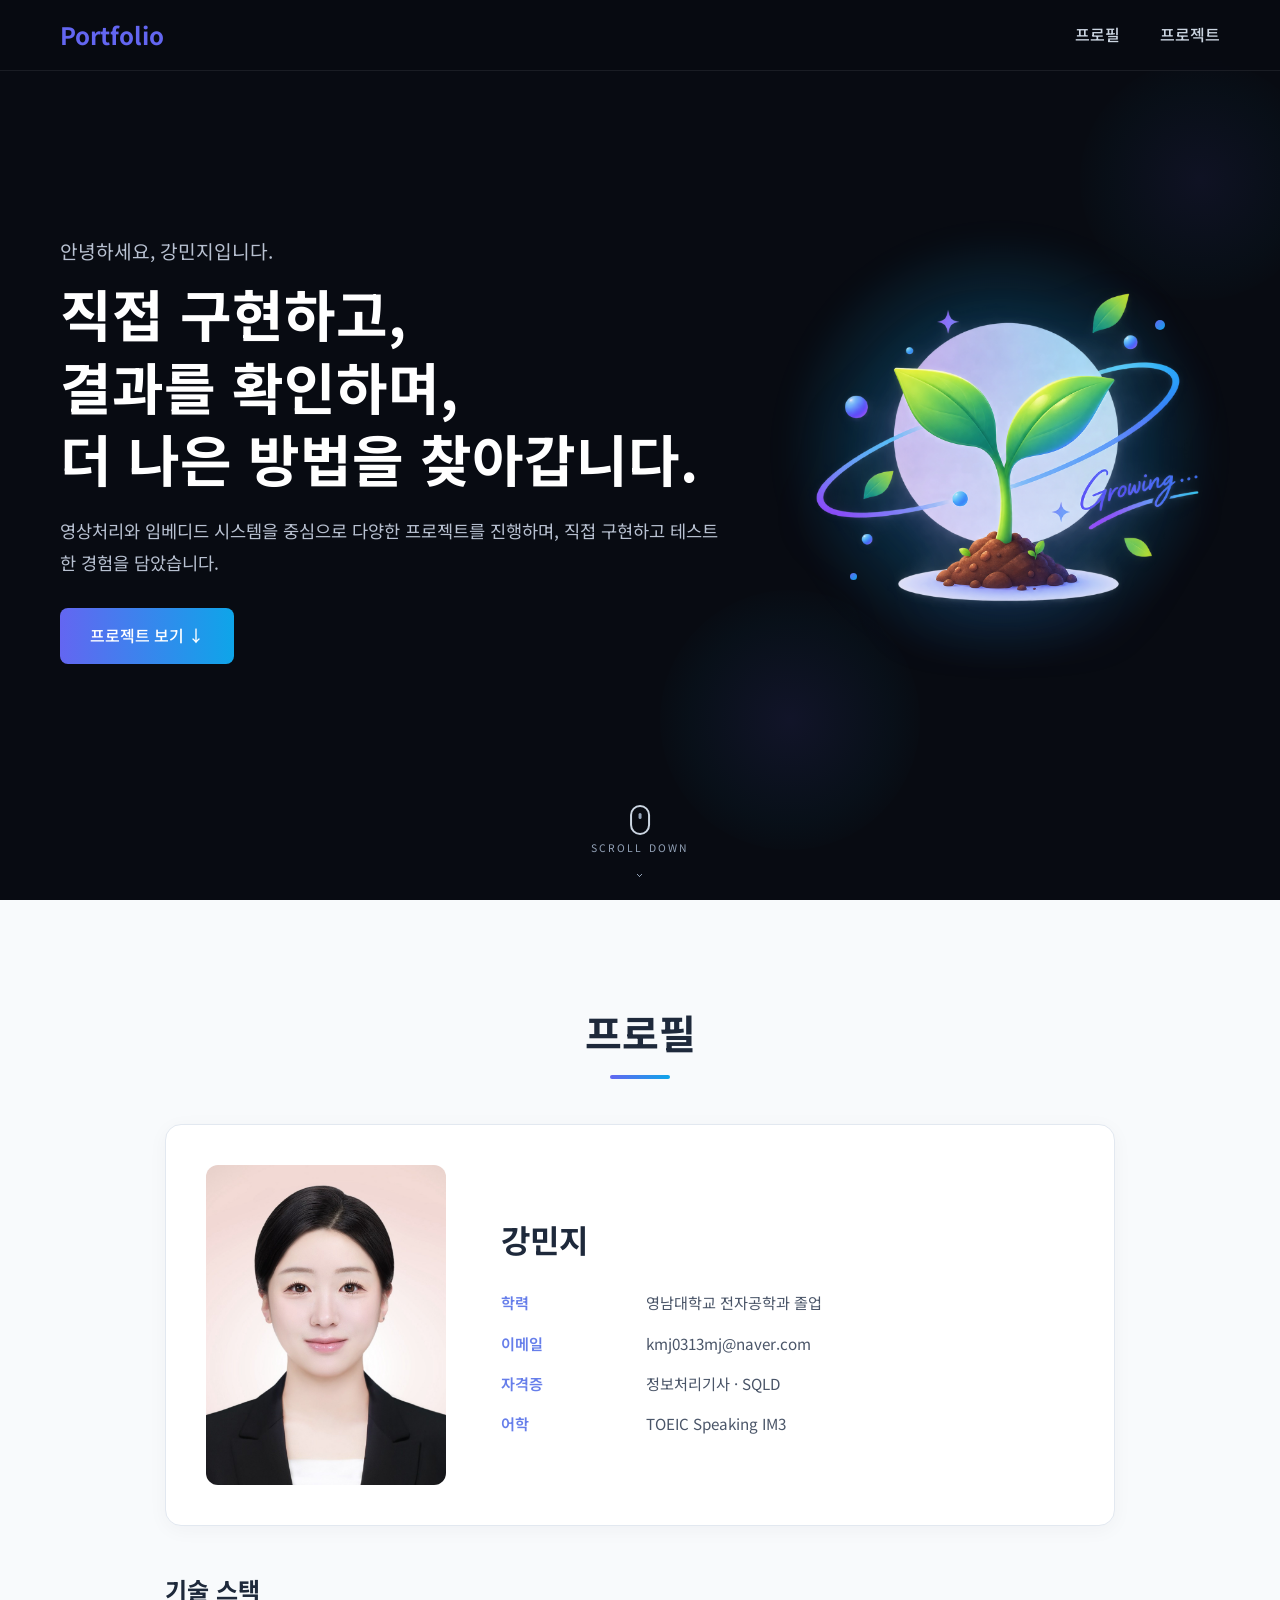
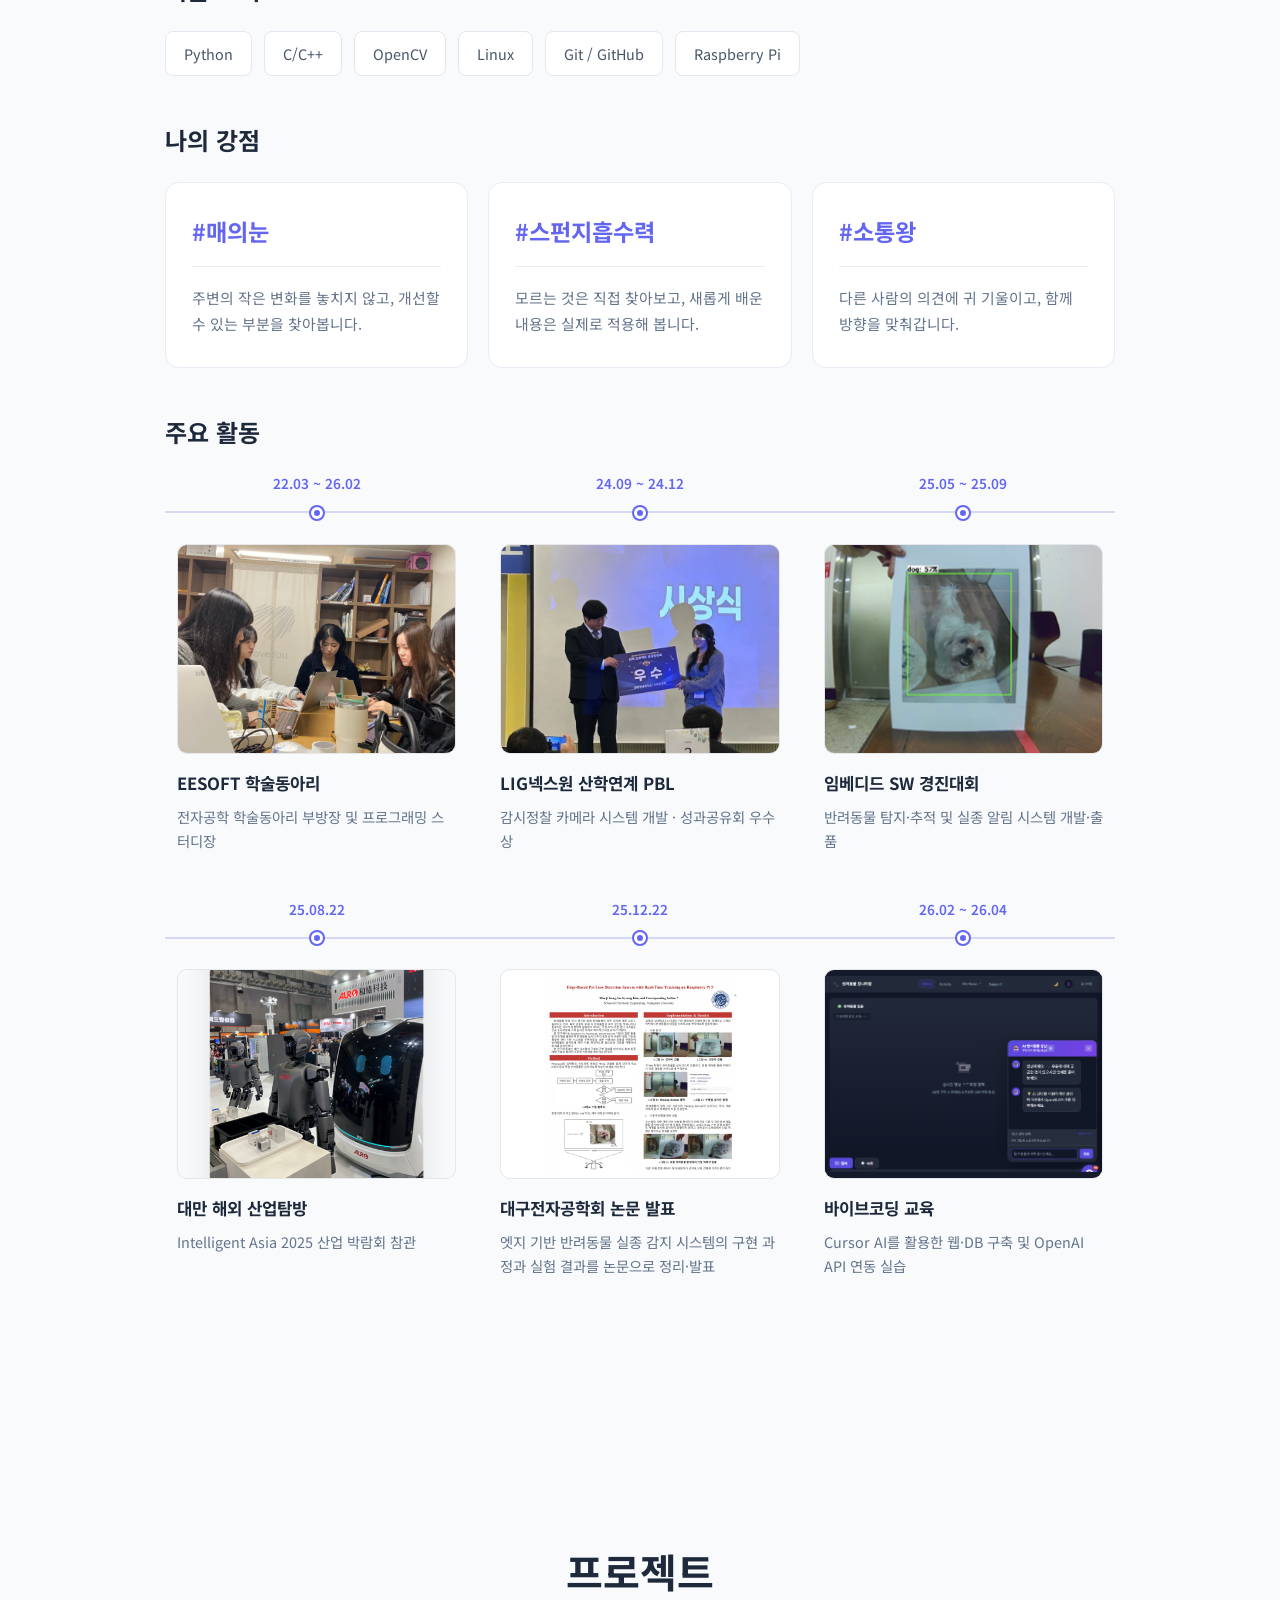
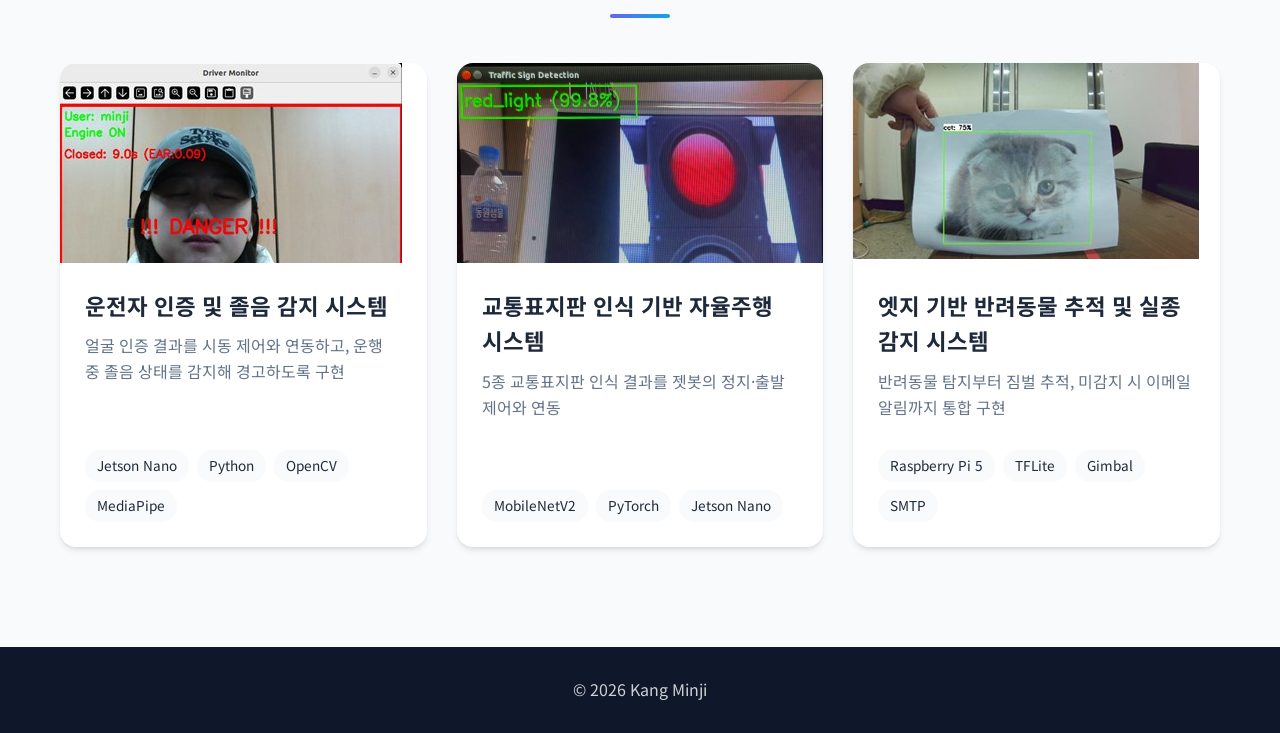
<file: index.html>
<!DOCTYPE html>
<html lang="ko">
<head>
    <meta charset="UTF-8">
    <meta name="viewport" content="width=device-width, initial-scale=1.0">
    <title>kang minji's portfolio</title>
    <link rel="stylesheet" href="style.css">
    <link href="https://fonts.googleapis.com/css2?family=Noto+Sans+KR:wght@300;400;500;700&display=swap" rel="stylesheet">
</head>
<body>
    <!-- Navigation -->
    <nav class="navbar">
        <div class="nav-container">
            <a href="#" class="nav-logo">Portfolio</a>
<ul class="nav-menu">
    <li><a href="#about" class="nav-link">프로필</a></li>
    <li><a href="#projects" class="nav-link">프로젝트</a></li>
</ul>
            <div class="hamburger">
                <span class="bar"></span>
                <span class="bar"></span>
                <span class="bar"></span>
            </div>
        </div>
    </nav>

    <!-- Hero Section -->
    <section id="hero" class="hero-section">
        <div class="hero">
        <div class="hero-content">
            <p class="hero-greeting">안녕하세요, 강민지입니다.</p>

            <h1 class="hero-name">
                <span class="hero-main">
                    직접 구현하고,<br>
                    결과를 확인하며,<br>
                    더 나은 방법을 찾아갑니다.
                </span>
            </h1>

<p class="hero-description">
    영상처리와 임베디드 시스템을 중심으로 다양한 프로젝트를 진행하며, 직접 구현하고 테스트한 경험을 담았습니다.
</p>

<div class="hero-buttons">
    <a href="#projects" class="btn btn-primary">프로젝트 보기 ↓</a>
</div>
        </div>
    
        <div class="hero-visual">
            <div class="hero-circle circle-1"></div>
            <div class="hero-circle circle-2"></div>
        
            <img src="assets/sprout.png"
                 alt="성장을 표현한 새싹"
                 class="sprout-picture">
        
            <span class="floating-dot dot-1"></span>
            <span class="floating-dot dot-2"></span>
        </div>
        
        <div class="scroll-indicator">
            <span class="mouse-icon"></span>
            <span>SCROLL DOWN</span>
            <span class="scroll-arrow">⌄</span>
        </div>

        </div>
    </section>

   
<!-- About Section -->
<section id="about" class="about section">
    <div class="container">
        <h2 class="section-title">프로필</h2>

        <!-- 1. Profile -->
        <div class="about-profile">

            <!-- 증명사진 -->
            <div class="profile-photo">
                <img src="assets/profile.png"
                     alt="프로필 사진">
            </div>

            <!-- 기본 정보 -->
            <div class="profile-details">
                <h3 class="profile-name">강민지</h3>
                

                <div class="profile-info">
                    <div class="profile-item">
                        <span class="profile-label">학력</span>
                        <span class="profile-value">
                            영남대학교 전자공학과 졸업
                        </span>
                    </div>

                    <div class="profile-item">
                        <span class="profile-label">이메일</span>
                        <span class="profile-value">
                            kmj0313mj@naver.com
                        </span>
                    </div>

                    <div class="profile-item">
                        <span class="profile-label">자격증</span>
                        <span class="profile-value">
                            정보처리기사 · SQLD
                        </span>
                    </div>

                    <div class="profile-item">
                        <span class="profile-label">어학</span>
                        <span class="profile-value">
                            TOEIC Speaking IM3
                        </span>
                    </div>
                </div>
            </div>
        </div>

        <!-- 2. Skills -->
        <div class="about-block">
            <h3 class="about-heading">기술 스택</h3>

            <div class="about-skills">
                <span>Python</span>
                <span>C/C++</span>
                <span>OpenCV</span>
                <span>Linux</span>
                <span>Git / GitHub</span>
                <span>Raspberry Pi</span>
            </div>
        </div>

        <!-- 3. How I Work -->
        
<!-- 나의 강점 -->
<div class="about-block">
    <h3 class="about-heading">나의 강점</h3>

    <div class="work-grid">

        <div class="work-card">
            <h4 class="work-tag">#매의눈</h4>
            <p>
                주변의 작은 변화를 놓치지 않고,
                개선할 수 있는 부분을 찾아봅니다.
            </p>
        </div>

        <div class="work-card">
            <h4 class="work-tag">#스펀지흡수력</h4>
            <p>
                모르는 것은 직접 찾아보고,
                새롭게 배운 내용은 실제로 적용해 봅니다.
            </p>
        </div>

        <div class="work-card">
            <h4 class="work-tag">#소통왕</h4>
            <p>
                다른 사람의 의견에 귀 기울이고,
                함께 방향을 맞춰갑니다.
            </p>
        </div>

    </div>
</div>

        

<div class="about-block">
    <h3 class="about-heading">주요 활동</h3>

    <div class="activity-timeline">

        <div class="timeline-row">

            <div class="timeline-card">
                <span class="timeline-date">22.03 ~ 26.02</span>
                <span class="timeline-point"></span>

                <div class="timeline-thumb">
                    <img src="assets/activity-eesoft.jpg" alt="EESOFT 학술동아리 활동 사진">
                </div>

                <h4>EESOFT 학술동아리</h4>
                <p>전자공학 학술동아리 부방장 및 프로그래밍 스터디장</p>
            </div>

            <div class="timeline-card">
                <span class="timeline-date">24.09 ~ 24.12</span>
                <span class="timeline-point"></span>

                <div class="timeline-thumb">
                    <img src="assets/activity-lig.jpg" alt="LIG넥스원 산학연계 PBL 사진">
                </div>

                <h4>LIG넥스원 산학연계 PBL</h4>
                <p>감시정찰 카메라 시스템 개발 · 성과공유회 우수상</p>
            </div>

            <div class="timeline-card">
                <span class="timeline-date">25.05 ~ 25.09</span>
                <span class="timeline-point"></span>

                <div class="timeline-thumb">
                    <img src="images/project3/figure3.png"
                         alt="임베디드 SW 경진대회 출품작">
                </div>

                <h4>임베디드 SW 경진대회</h4>
                <p>반려동물 탐지·추적 및 실종 알림 시스템 개발·출품</p>
            </div>

        </div>

        <div class="timeline-row">

            <div class="timeline-card">
                <span class="timeline-date">25.08.22</span>
                <span class="timeline-point"></span>

                <div class="timeline-thumb taiwan-photo">
                    <img src="assets/activity-taiwan.png"
                         alt="대만 해외 산업탐방">
                </div>

                <h4>대만 해외 산업탐방</h4>
                <p>Intelligent Asia 2025 산업 박람회 참관</p>
            </div>

            <div class="timeline-card">
                <span class="timeline-date">25.12.22</span>
                <span class="timeline-point"></span>

                <div class="timeline-thumb timeline-thumb-paper">
                    <img src="assets/activity-paper.png"
                         alt="반려동물 실종 감지 시스템 학술 발표 포스터">
                </div>

                <h4>대구전자공학회 논문 발표</h4>
                <p>엣지 기반 반려동물 실종 감지 시스템의 구현 과정과 실험 결과를 논문으로 정리·발표</p>
            </div>

            <div class="timeline-card">
                <span class="timeline-date">26.02 ~ 26.04</span>
                <span class="timeline-point"></span>

                <div class="timeline-thumb vibecoding">
                    <img src="assets/activity-vibecoding.png"
                         alt="바이브코딩 교육에서 구현한 반려동물 모니터링 웹사이트">
                </div>

                <h4>바이브코딩 교육</h4>
                <p>Cursor AI를 활용한 웹·DB 구축 및 OpenAI API 연동 실습</p>
            </div>

        </div>

    </div>
</div>



    </div>
</section>




    <!-- Projects Section -->
    <section id="projects" class="projects section">
        <div class="container">
            <h2 class="section-title">프로젝트</h2>
            <div class="projects-grid">
                <!-- Project Card 1: DMS -->
                <a href="project1.html" class="project-card-link">
                    <div class="project-card">
                        <div class="project-image">
                            <img src="images/project1/thumbnail.jpg" alt="운전자 졸음 감지 경고 화면">
                            <div class="project-overlay">
                                <span>자세히 보기</span>
                            </div>
                        </div>
                        <div class="project-info">
                            <h3 class="project-title">운전자 인증 및 졸음 감지 시스템</h3>
                            <p class="project-description">
                                얼굴 인증 결과를 시동 제어와 연동하고, 운행 중 졸음 상태를 감지해 경고하도록 구현
                            </p>
                            <div class="project-tech">
                                <span>Jetson Nano</span>
                                <span>Python</span>
                                <span>OpenCV</span>
                                <span>MediaPipe</span>
                            </div>
                        </div>
                    </div>
                </a>

                <!-- Project Card 2 -->
                <a href="project2.html" class="project-card-link">
                    <div class="project-card">
                        <div class="project-image">
                            <img src="images/project2/thumbnail.jpg" alt="교통신호 실시간 인식 화면">
                            <div class="project-overlay">
                                <span>자세히 보기</span>
                            </div>
                        </div>
                        <div class="project-info">
                            <h3 class="project-title">교통표지판 인식 기반 자율주행 시스템</h3>
                            <p class="project-description">
                                5종 교통표지판 인식 결과를 젯봇의 정지·출발 제어와 연동
                            </p>
                            <div class="project-tech">
                                <span>MobileNetV2</span>
                                <span>PyTorch</span>
                                <span>Jetson Nano</span>
                            </div>
                        </div>
                    </div>
                </a>

                <!-- Project Card 3 -->
                <a href="project3.html" class="project-card-link">
                    <div class="project-card">
                        <div class="project-image">
                            <img src="images/project3/thumbnail.jpg" alt="반려동물 실시간 탐지 화면">
                            <div class="project-overlay">
                                <span>자세히 보기</span>
                            </div>
                        </div>
                        <div class="project-info">
                            <h3 class="project-title">엣지 기반 반려동물 추적 및 실종 감지 시스템</h3>
                            <p class="project-description">
                                반려동물 탐지부터 짐벌 추적, 미감지 시 이메일 알림까지 통합 구현
                            </p>
                            <div class="project-tech">
                                <span>Raspberry Pi 5</span>
                                <span>TFLite</span>
                                <span>Gimbal</span>
                                <span>SMTP</span>
                            </div>
                        </div>
                    </div>
                </a>

                <!-- Project Card 4 -->
                
            </div>
        </div>
    </section>

   



    <!-- Footer -->
    <footer class="footer">
        <div class="container">
            <p>&copy; 2026 Kang Minji</p>
        </div>
    </footer>

    <script src="script.js"></script>
</body>
</html>
</file>
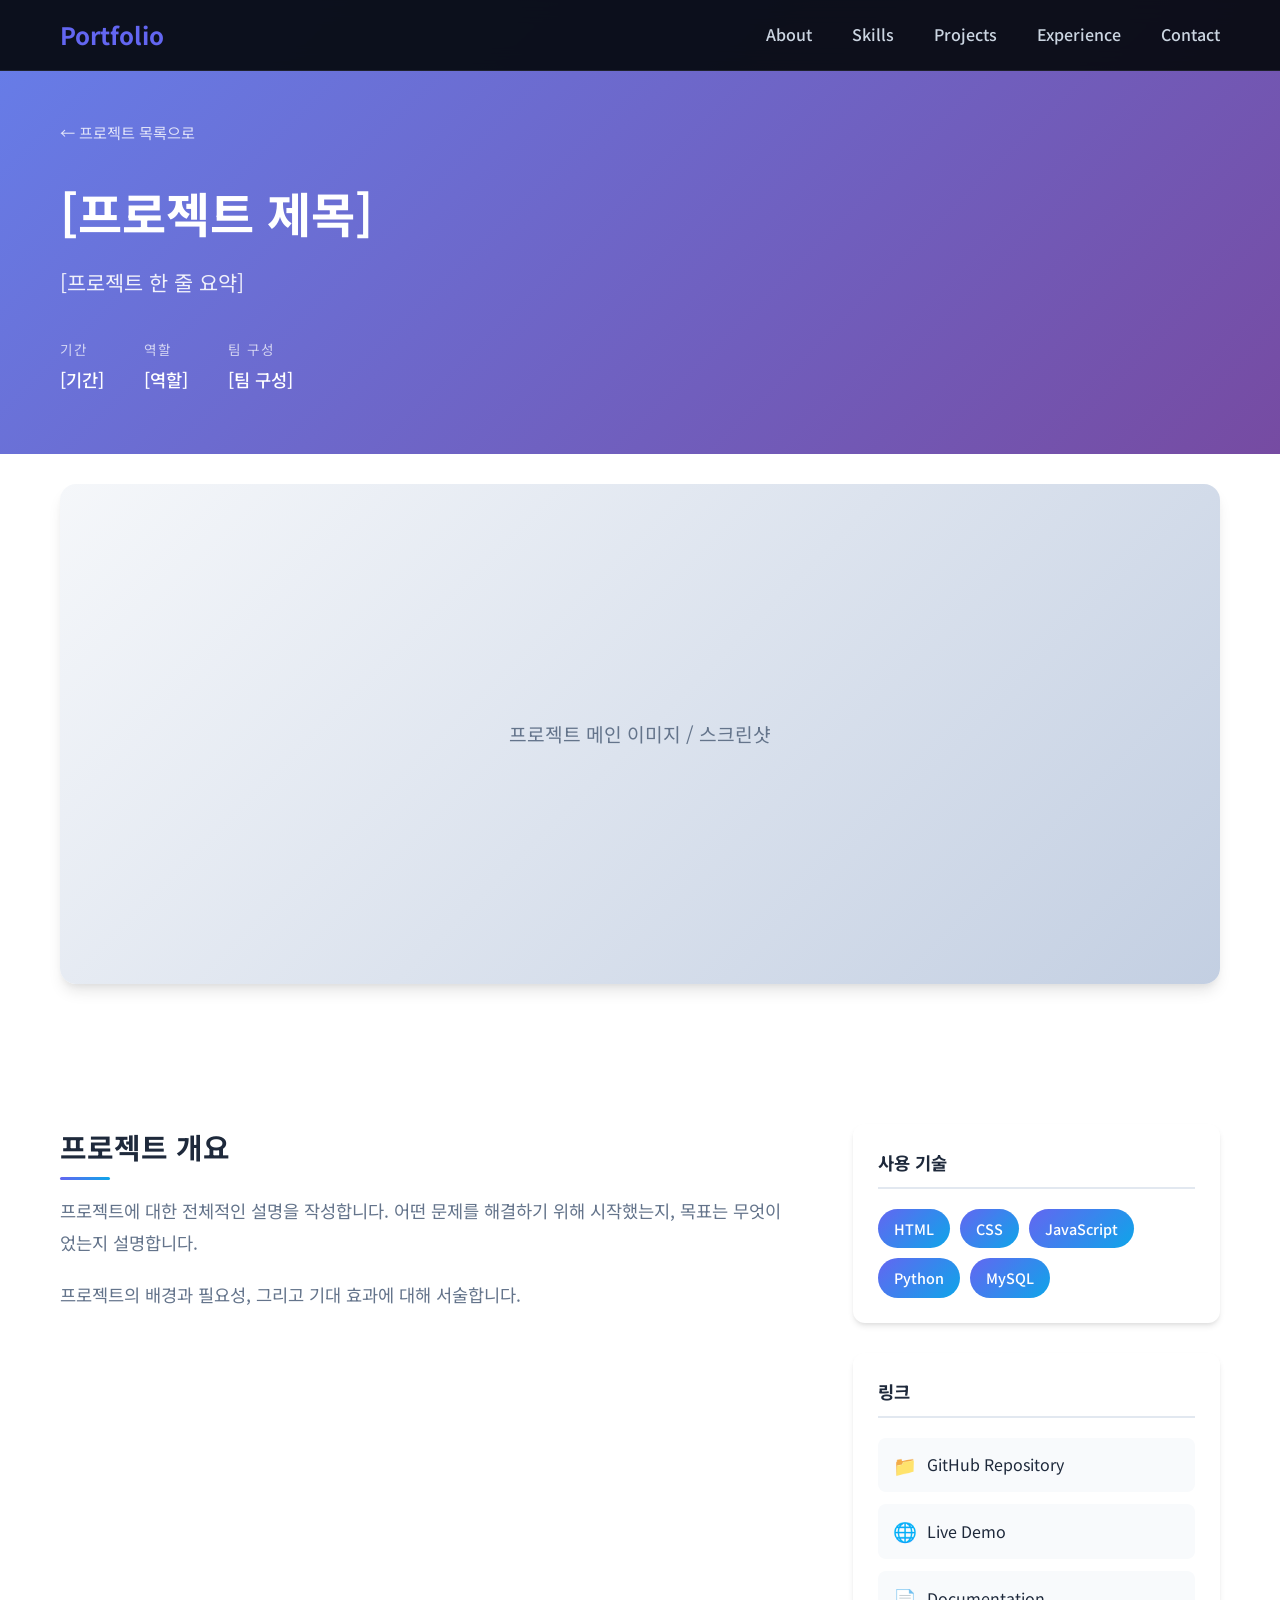
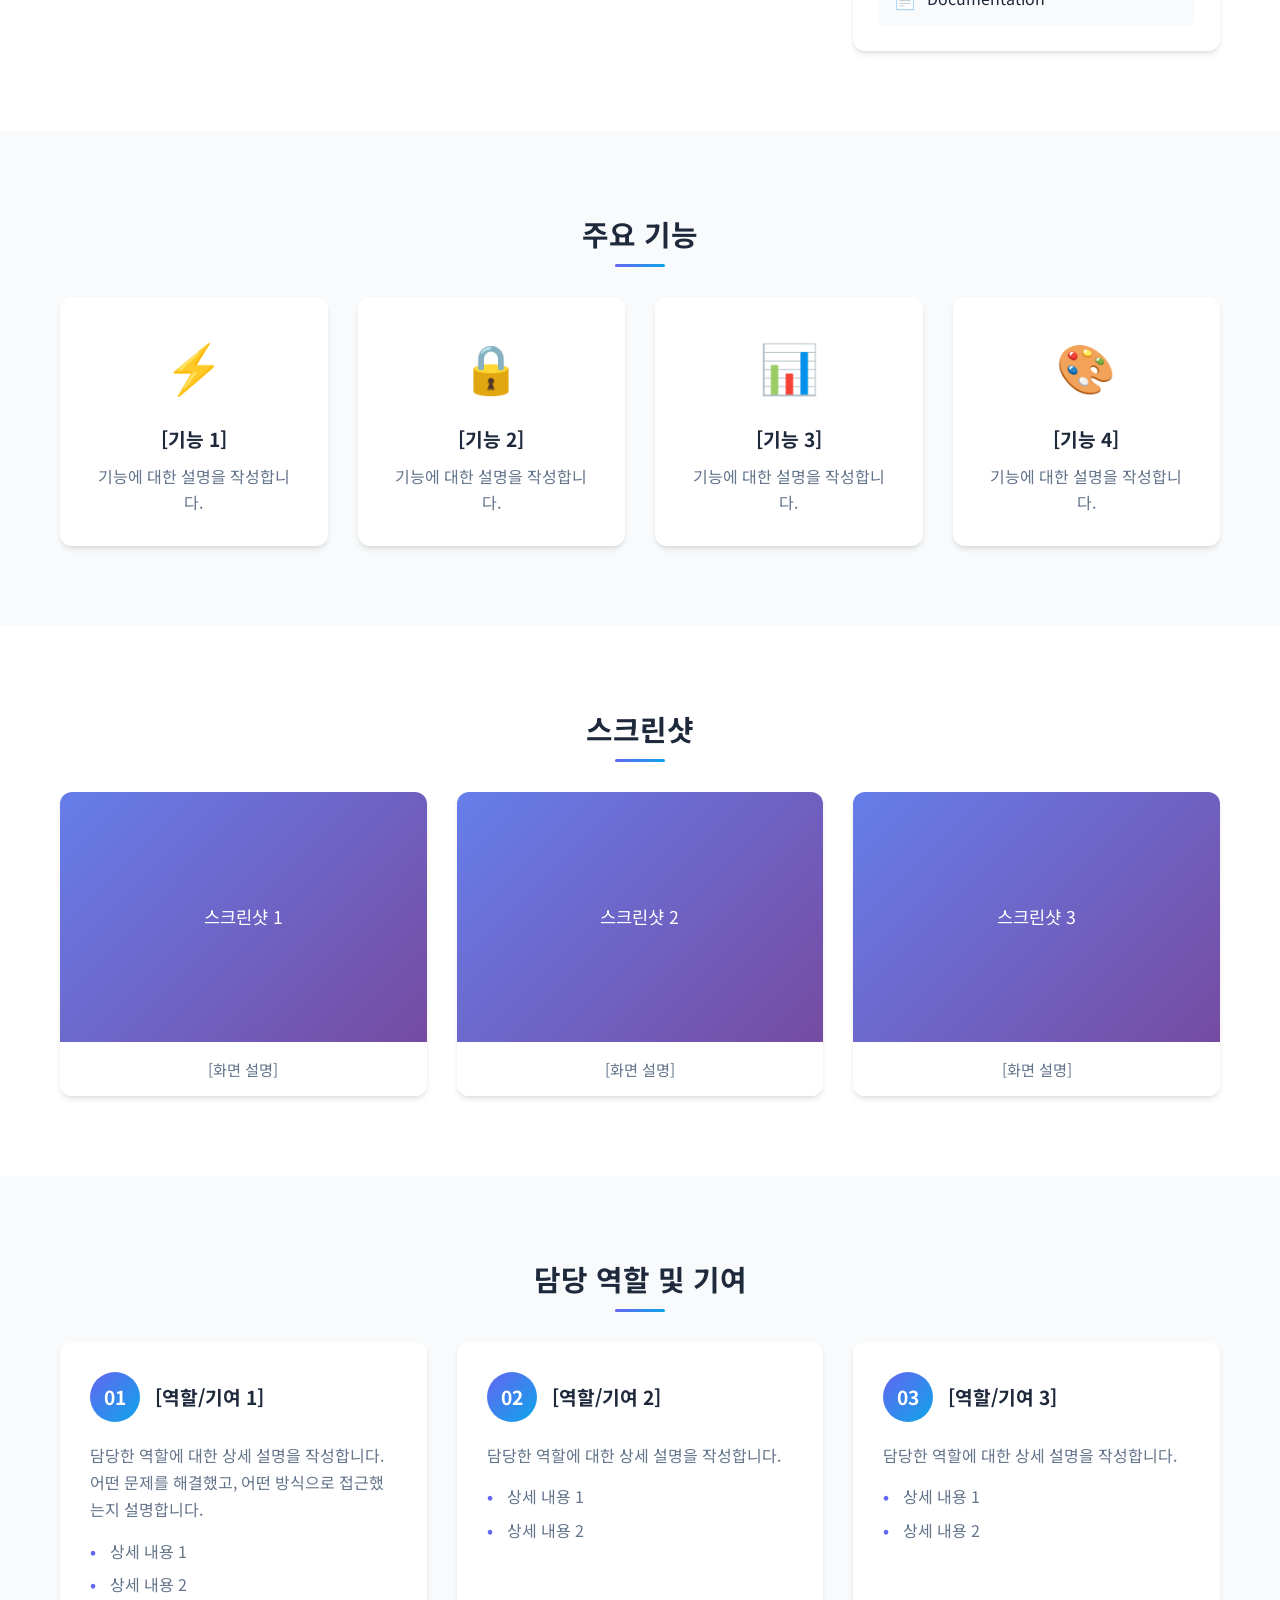
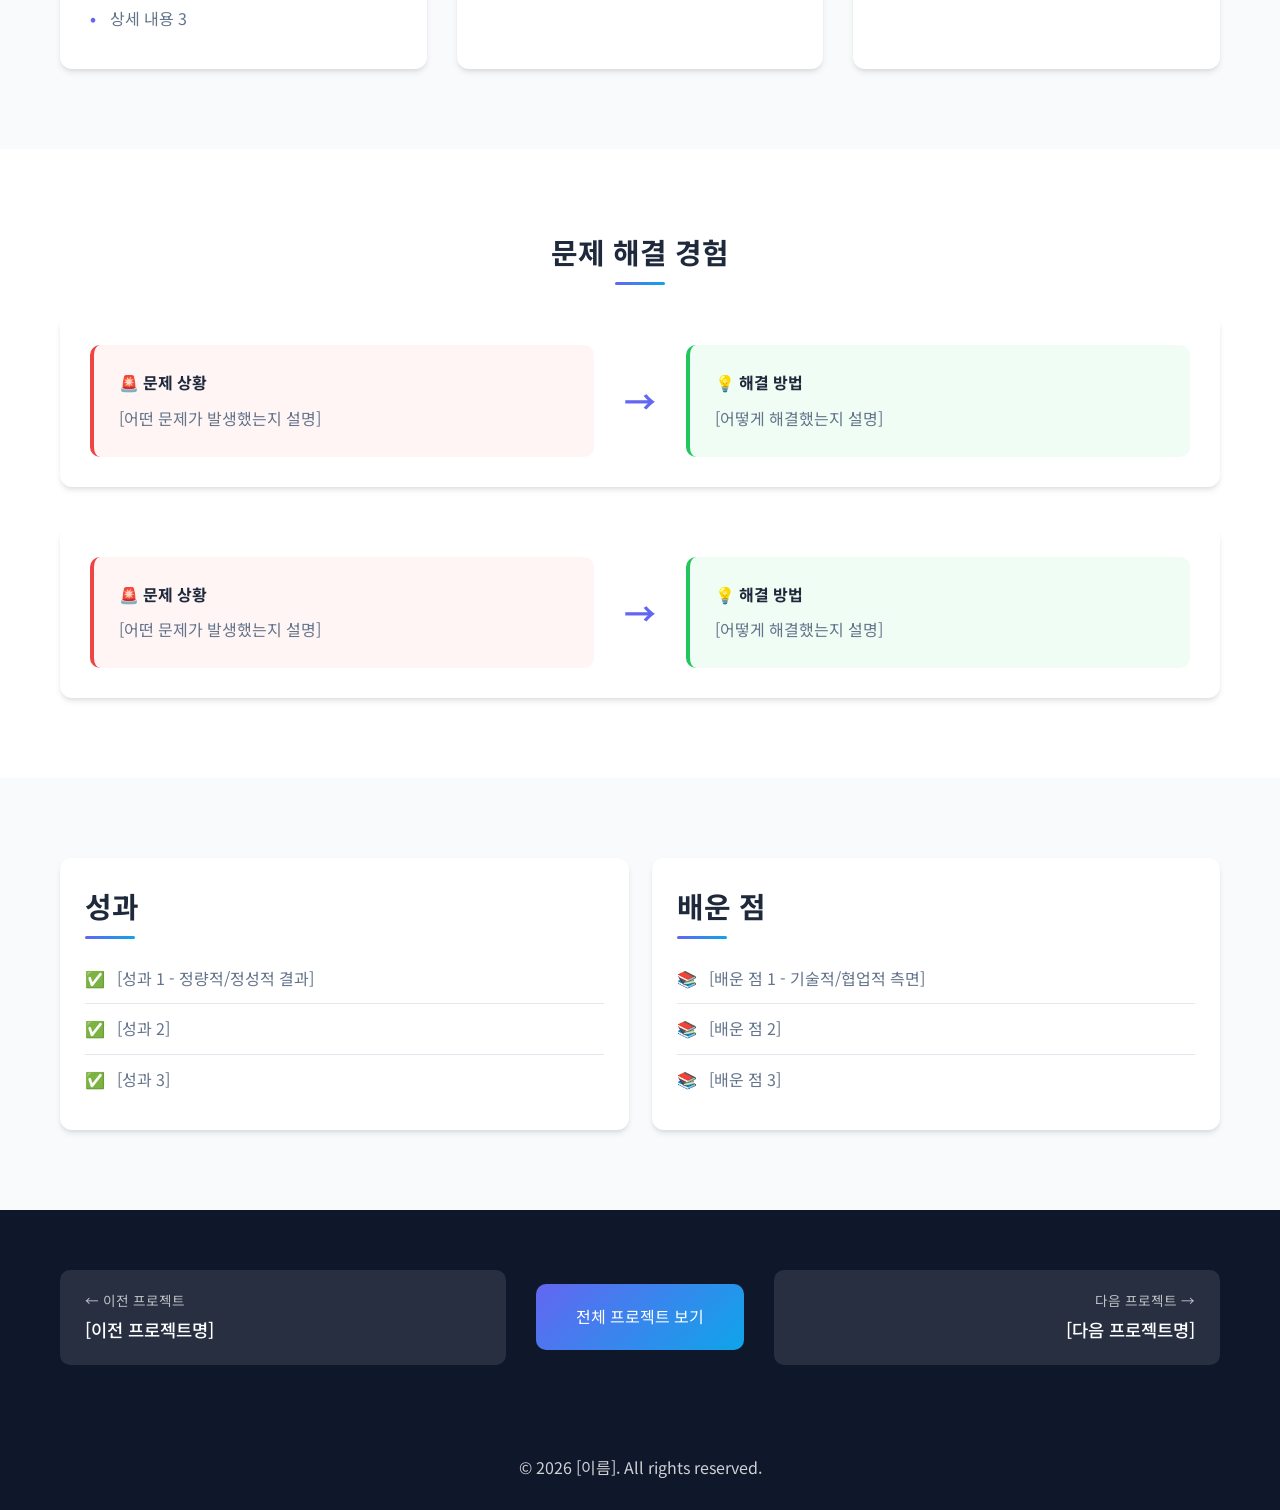
<file: project-detail.html>
<!DOCTYPE html>
<html lang="ko">
<head>
    <meta charset="UTF-8">
    <meta name="viewport" content="width=device-width, initial-scale=1.0">
    <title>프로젝트 상세 | 포트폴리오</title>
    <link rel="stylesheet" href="style.css">
    <link rel="stylesheet" href="project-detail.css">
    <link href="https://fonts.googleapis.com/css2?family=Noto+Sans+KR:wght@300;400;500;700&display=swap" rel="stylesheet">
</head>
<body>
    <!-- Navigation -->
    <nav class="navbar">
        <div class="nav-container">
            <a href="index.html" class="nav-logo">Portfolio</a>
            <ul class="nav-menu">
                <li><a href="index.html#about" class="nav-link">About</a></li>
                <li><a href="index.html#skills" class="nav-link">Skills</a></li>
                <li><a href="index.html#projects" class="nav-link">Projects</a></li>
                <li><a href="index.html#experience" class="nav-link">Experience</a></li>
                <li><a href="index.html#contact" class="nav-link">Contact</a></li>
            </ul>
            <div class="hamburger">
                <span class="bar"></span>
                <span class="bar"></span>
                <span class="bar"></span>
            </div>
        </div>
    </nav>

    <!-- Project Detail Header -->
    <section class="project-header">
        <div class="container">
            <a href="index.html#projects" class="back-link">← 프로젝트 목록으로</a>
            <h1 class="project-detail-title" id="project-title">[프로젝트 제목]</h1>
            <p class="project-subtitle" id="project-subtitle">[프로젝트 한 줄 요약]</p>
            <div class="project-meta">
                <div class="meta-item">
                    <span class="meta-label">기간</span>
                    <span class="meta-value" id="project-duration">[기간]</span>
                </div>
                <div class="meta-item">
                    <span class="meta-label">역할</span>
                    <span class="meta-value" id="project-role">[역할]</span>
                </div>
                <div class="meta-item">
                    <span class="meta-label">팀 구성</span>
                    <span class="meta-value" id="project-team">[팀 구성]</span>
                </div>
            </div>
        </div>
    </section>

    <!-- Project Main Image -->
    <section class="project-main-image">
        <div class="container">
            <div class="main-image-wrapper">
                <div class="image-placeholder" id="main-image">
                    <span>프로젝트 메인 이미지 / 스크린샷</span>
                </div>
            </div>
        </div>
    </section>

    <!-- Project Overview -->
    <section class="project-section">
        <div class="container">
            <div class="content-grid">
                <div class="content-main">
                    <h2 class="content-title">프로젝트 개요</h2>
                    <div class="content-text" id="project-overview">
                        <p>
                            프로젝트에 대한 전체적인 설명을 작성합니다.
                            어떤 문제를 해결하기 위해 시작했는지, 목표는 무엇이었는지 설명합니다.
                        </p>
                        <p>
                            프로젝트의 배경과 필요성, 그리고 기대 효과에 대해 서술합니다.
                        </p>
                    </div>
                </div>
                <div class="content-sidebar">
                    <div class="sidebar-box">
                        <h3>사용 기술</h3>
                        <div class="tech-stack" id="tech-stack">
                            <span class="tech-item">HTML</span>
                            <span class="tech-item">CSS</span>
                            <span class="tech-item">JavaScript</span>
                            <span class="tech-item">Python</span>
                            <span class="tech-item">MySQL</span>
                        </div>
                    </div>
                    <div class="sidebar-box">
                        <h3>링크</h3>
                        <div class="project-external-links">
                            <a href="#" class="external-link" id="github-link">
                                <span class="link-icon">📁</span>
                                GitHub Repository
                            </a>
                            <a href="#" class="external-link" id="demo-link">
                                <span class="link-icon">🌐</span>
                                Live Demo
                            </a>
                            <a href="#" class="external-link" id="doc-link">
                                <span class="link-icon">📄</span>
                                Documentation
                            </a>
                        </div>
                    </div>
                </div>
            </div>
        </div>
    </section>

    <!-- Key Features -->
    <section class="project-section bg-light">
        <div class="container">
            <h2 class="content-title center">주요 기능</h2>
            <div class="features-grid" id="features-grid">
                <div class="feature-card">
                    <div class="feature-icon">⚡</div>
                    <h3>[기능 1]</h3>
                    <p>기능에 대한 설명을 작성합니다.</p>
                </div>
                <div class="feature-card">
                    <div class="feature-icon">🔒</div>
                    <h3>[기능 2]</h3>
                    <p>기능에 대한 설명을 작성합니다.</p>
                </div>
                <div class="feature-card">
                    <div class="feature-icon">📊</div>
                    <h3>[기능 3]</h3>
                    <p>기능에 대한 설명을 작성합니다.</p>
                </div>
                <div class="feature-card">
                    <div class="feature-icon">🎨</div>
                    <h3>[기능 4]</h3>
                    <p>기능에 대한 설명을 작성합니다.</p>
                </div>
            </div>
        </div>
    </section>

    <!-- Screenshots Gallery -->
    <section class="project-section">
        <div class="container">
            <h2 class="content-title center">스크린샷</h2>
            <div class="screenshots-grid" id="screenshots-grid">
                <div class="screenshot-item">
                    <div class="screenshot-placeholder">스크린샷 1</div>
                    <p class="screenshot-caption">[화면 설명]</p>
                </div>
                <div class="screenshot-item">
                    <div class="screenshot-placeholder">스크린샷 2</div>
                    <p class="screenshot-caption">[화면 설명]</p>
                </div>
                <div class="screenshot-item">
                    <div class="screenshot-placeholder">스크린샷 3</div>
                    <p class="screenshot-caption">[화면 설명]</p>
                </div>
            </div>
        </div>
    </section>

    <!-- My Role & Contributions -->
    <section class="project-section bg-light">
        <div class="container">
            <h2 class="content-title center">담당 역할 및 기여</h2>
            <div class="roles-grid" id="roles-grid">
                <div class="role-card">
                    <div class="role-header">
                        <span class="role-number">01</span>
                        <h3>[역할/기여 1]</h3>
                    </div>
                    <p>담당한 역할에 대한 상세 설명을 작성합니다. 어떤 문제를 해결했고, 어떤 방식으로 접근했는지 설명합니다.</p>
                    <ul class="role-details">
                        <li>상세 내용 1</li>
                        <li>상세 내용 2</li>
                        <li>상세 내용 3</li>
                    </ul>
                </div>
                <div class="role-card">
                    <div class="role-header">
                        <span class="role-number">02</span>
                        <h3>[역할/기여 2]</h3>
                    </div>
                    <p>담당한 역할에 대한 상세 설명을 작성합니다.</p>
                    <ul class="role-details">
                        <li>상세 내용 1</li>
                        <li>상세 내용 2</li>
                    </ul>
                </div>
                <div class="role-card">
                    <div class="role-header">
                        <span class="role-number">03</span>
                        <h3>[역할/기여 3]</h3>
                    </div>
                    <p>담당한 역할에 대한 상세 설명을 작성합니다.</p>
                    <ul class="role-details">
                        <li>상세 내용 1</li>
                        <li>상세 내용 2</li>
                    </ul>
                </div>
            </div>
        </div>
    </section>

    <!-- Challenges & Solutions -->
    <section class="project-section">
        <div class="container">
            <h2 class="content-title center">문제 해결 경험</h2>
            <div class="challenges-list" id="challenges-list">
                <div class="challenge-item">
                    <div class="challenge-problem">
                        <h3>🚨 문제 상황</h3>
                        <p>[어떤 문제가 발생했는지 설명]</p>
                    </div>
                    <div class="challenge-arrow">→</div>
                    <div class="challenge-solution">
                        <h3>💡 해결 방법</h3>
                        <p>[어떻게 해결했는지 설명]</p>
                    </div>
                </div>
                <div class="challenge-item">
                    <div class="challenge-problem">
                        <h3>🚨 문제 상황</h3>
                        <p>[어떤 문제가 발생했는지 설명]</p>
                    </div>
                    <div class="challenge-arrow">→</div>
                    <div class="challenge-solution">
                        <h3>💡 해결 방법</h3>
                        <p>[어떻게 해결했는지 설명]</p>
                    </div>
                </div>
            </div>
        </div>
    </section>

    <!-- Results & Learnings -->
    <section class="project-section bg-light">
        <div class="container">
            <div class="results-grid">
                <div class="results-box">
                    <h2 class="content-title">성과</h2>
                    <ul class="results-list" id="results-list">
                        <li>
                            <span class="result-icon">✅</span>
                            <span>[성과 1 - 정량적/정성적 결과]</span>
                        </li>
                        <li>
                            <span class="result-icon">✅</span>
                            <span>[성과 2]</span>
                        </li>
                        <li>
                            <span class="result-icon">✅</span>
                            <span>[성과 3]</span>
                        </li>
                    </ul>
                </div>
                <div class="learnings-box">
                    <h2 class="content-title">배운 점</h2>
                    <ul class="learnings-list" id="learnings-list">
                        <li>
                            <span class="learning-icon">📚</span>
                            <span>[배운 점 1 - 기술적/협업적 측면]</span>
                        </li>
                        <li>
                            <span class="learning-icon">📚</span>
                            <span>[배운 점 2]</span>
                        </li>
                        <li>
                            <span class="learning-icon">📚</span>
                            <span>[배운 점 3]</span>
                        </li>
                    </ul>
                </div>
            </div>
        </div>
    </section>

    <!-- Project Navigation -->
    <section class="project-nav">
        <div class="container">
            <div class="nav-buttons">
                <a href="#" class="nav-btn prev" id="prev-project">
                    <span class="nav-direction">← 이전 프로젝트</span>
                    <span class="nav-project-name">[이전 프로젝트명]</span>
                </a>
                <a href="index.html#projects" class="nav-btn all">
                    <span>전체 프로젝트 보기</span>
                </a>
                <a href="#" class="nav-btn next" id="next-project">
                    <span class="nav-direction">다음 프로젝트 →</span>
                    <span class="nav-project-name">[다음 프로젝트명]</span>
                </a>
            </div>
        </div>
    </section>

    <!-- Footer -->
    <footer class="footer">
        <div class="container">
            <p>&copy; 2026 [이름]. All rights reserved.</p>
        </div>
    </footer>

    <script src="script.js"></script>
</body>
</html>
</file>
<file: style.css>
/* ===== CSS Variables ===== */
:root {
    --primary-color: #6366f1;
    --primary-dark: #4f46e5;
    --secondary-color: #0ea5e9;
    --text-dark: #1e293b;
    --text-light: #64748b;
    --text-white: #ffffff;
    --bg-light: #f8fafc;
    --bg-white: #ffffff;
    --bg-dark: #0f172a;
    --border-color: #e2e8f0;
    --shadow: 0 4px 6px -1px rgba(0, 0, 0, 0.1), 0 2px 4px -1px rgba(0, 0, 0, 0.06);
    --shadow-lg: 0 10px 15px -3px rgba(0, 0, 0, 0.1), 0 4px 6px -2px rgba(0, 0, 0, 0.05);
    --transition: all 0.3s ease;
}

/* ===== Reset & Base ===== */
* {
    margin: 0;
    padding: 0;
    box-sizing: border-box;
}

html {
    scroll-behavior: smooth;
}

body {
    font-family: 'Noto Sans KR', sans-serif;
    line-height: 1.6;
    color: var(--text-dark);
    background-color: var(--bg-white);
}

a {
    text-decoration: none;
    color: inherit;
}

ul {
    list-style: none;
}

img {
    max-width: 100%;
    height: auto;
}

.container {
    max-width: 1200px;
    margin: 0 auto;
    padding: 0 20px;
}

.section {
    padding: 100px 0;
}

.section-title {
    font-size: 2.5rem;
    font-weight: 700;
    text-align: center;
    margin-bottom: 60px;
    position: relative;
}

.section-title::after {
    content: '';
    position: absolute;
    bottom: -15px;
    left: 50%;
    transform: translateX(-50%);
    width: 60px;
    height: 4px;
    background: linear-gradient(90deg, var(--primary-color), var(--secondary-color));
    border-radius: 2px;
}

/* ===== Navigation ===== */
.navbar {
    position: fixed;
    top: 0;
    width: 100%;
    background-color: rgba(8, 11, 18, 0.95);
    backdrop-filter: blur(10px);
    z-index: 1000;
    box-shadow: none;
    border-bottom: 1px solid rgba(255, 255, 255, 0.08);
}

.nav-container {
    max-width: 1200px;
    margin: 0 auto;
    padding: 0 20px;
    display: flex;
    justify-content: space-between;
    align-items: center;
    height: 70px;
}

.nav-logo {
    font-size: 1.5rem;
    font-weight: 700;
    color: var(--primary-color);
}

.nav-menu {
    display: flex;
    gap: 40px;
}

.nav-link {
    font-weight: 500;
    color: #cbd5e1;
    transition: var(--transition);
    position: relative;
}

.nav-link:hover {
    color: #ffffff;
}

.nav-link::after {
    content: '';
    position: absolute;
    bottom: -5px;
    left: 0;
    width: 0;
    height: 2px;
    background-color: var(--primary-color);
    transition: var(--transition);
}

.nav-link:hover::after {
    width: 100%;
}


.hamburger {
    display: none;
    cursor: pointer;
    flex-direction: column;
    gap: 5px;
}

.bar {
    width: 25px;
    height: 3px;
    background-color: var(--text-dark);
    border-radius: 2px;
    transition: var(--transition);
}

/* ===== Hero Section ===== */
.hero-section {
    background-color: #080b12;
}

.hero {
    min-height: 100vh;
    display: flex;
    align-items: center;
    justify-content: center;
    padding: 100px 20px;
    gap: 60px;
    max-width: 1200px;
    margin: 0 auto;
}

.hero-content {
    flex: 1.2;
    min-width: 0;
}

.hero-greeting {
    font-size: 1.2rem;
    color: #b8c1d1;
    margin-bottom: 10px;
}

.hero-name {
    font-size: 3.5rem;
    font-weight: 700;
    color: var(--text-dark);
    margin-bottom: 20px;
    line-height: 1.3;
}

.hero-main {
    color: #ffffff;
}

.hero-highlight {
    background: linear-gradient(
        90deg,
        var(--primary-color),
        var(--secondary-color)
    );
    -webkit-background-clip: text;
    -webkit-text-fill-color: transparent;
    background-clip: text;
}

.hero-title {
    font-size: 1.8rem;
    color: var(--text-dark);
    margin-bottom: 20px;
    font-weight: 500;
}

.hero-description {
    font-size: 1.1rem;
    color: #b8c1d1;
    margin-bottom: 30px;
    line-height: 1.8;
}

.hero-buttons {
    display: flex;
    gap: 20px;
}

.btn {
    padding: 15px 30px;
    border-radius: 8px;
    font-weight: 500;
    font-size: 1rem;
    transition: var(--transition);
    cursor: pointer;
    border: none;
}

.btn-primary {
    background: linear-gradient(90deg, var(--primary-color), var(--secondary-color));
    color: var(--text-white);
}

.btn-primary:hover {
    transform: translateY(-3px);
    box-shadow: var(--shadow-lg);
}

.btn-secondary {
    background-color: transparent;
    border: 2px solid var(--primary-color);
    color: var(--primary-color);
}

.btn-secondary:hover {
    background-color: var(--primary-color);
    color: var(--text-white);
}

/* ===== Hero Visual ===== */

.hero-visual {
    flex: 0.8;
    min-width: 420px;
    height: 500px;
    position: relative;
    display: flex;
    align-items: center;
    justify-content: center;
}

.sprout-picture {
    position: relative;
    width: 470px;
    max-width: 100%;
    height: auto;
    z-index: 3;
    object-fit: contain;
    filter: drop-shadow(0 20px 30px rgba(99, 102, 241, 0.10));
}

/* 새싹 뒤쪽의 은은한 원 */
.hero-visual::before {
    content: "";
    position: absolute;
    width: 430px;
    height: 430px;
    border-radius: 50%;

    background: radial-gradient(
        circle,
        rgba(99, 102, 241, 0.38) 0%,
        rgba(14, 165, 233, 0.20) 42%,
        rgba(8, 11, 18, 0) 72%
    );

    filter: blur(12px);
    z-index: 1;
}

/* Hero 주변 장식 원 */
.hero-circle {
    position: absolute;
    border-radius: 50%;
    pointer-events: none;
}

.circle-1 {
    width: 240px;
    height: 240px;
    top: -140px;
    right: -100px;

    background: radial-gradient(
        circle,
        rgba(99, 102, 241, 0.08) 0%,
        rgba(14, 165, 233, 0.025) 55%,
        rgba(8, 11, 18, 0) 75%
    );
}


.circle-2 {
    width: 260px;
    height: 260px;
    bottom: -150px;
    left: -120px;

    background: radial-gradient(
        circle,
        rgba(99, 102, 241, 0.10) 0%,
        rgba(14, 165, 233, 0.03) 55%,
        rgba(8, 11, 18, 0) 75%
    );
}

/* 새싹 주변 작은 점 */
.floating-dot {
    position: absolute;
    border-radius: 50%;
    z-index: 2;
    background: linear-gradient(
        135deg,
        var(--primary-color),
        var(--secondary-color)
    );
}

.dot-1 {
    width: 10px;
    height: 10px;
    top: 120px;
    right: 55px;
}

.dot-2 {
    width: 7px;
    height: 7px;
    bottom: 120px;
    left: 70px;
}

/* Scroll Down */
.scroll-indicator {
    position: absolute;
    bottom: 22px;
    left: 50%;
    transform: translateX(-50%);
    display: flex;
    flex-direction: column;
    align-items: center;
    gap: 5px;
    color: #94a3b8;
    font-size: 0.65rem;
    letter-spacing: 0.2em;
}

.mouse-icon {
    width: 20px;
    height: 30px;
    border: 2px solid #cbd5e1;
    border-radius: 12px;
    position: relative;
}

.mouse-icon::after {
    content: "";
    position: absolute;
    width: 3px;
    height: 6px;
    top: 6px;
    left: 50%;
    transform: translateX(-50%);
    border-radius: 3px;
    background-color: #94a3b8;
    animation: mouseScroll 1.6s infinite;
}

.scroll-arrow {
    font-size: 1rem;
    line-height: 1;
}

@keyframes mouseScroll {
    0% {
        opacity: 0;
        transform: translate(-50%, 0);
    }

    40% {
        opacity: 1;
    }

    100% {
        opacity: 0;
        transform: translate(-50%, 8px);
    }
}

/* ===== About Section ===== */
.about {
    background-color: var(--bg-light);
}






/* ===== Projects Section ===== */
.projects {
    background-color: var(--bg-light);
}

.projects-grid {
    display: grid;
    grid-template-columns: repeat(auto-fit, minmax(350px, 1fr));
    gap: 30px;
}

.project-card {
    background-color: var(--bg-white);
    border-radius: 16px;
    overflow: hidden;
    box-shadow: var(--shadow);
    transition: var(--transition);

    height: 100%;
    display: flex;
    flex-direction: column;
}

.project-card:hover {
    transform: translateY(-10px);
    box-shadow: var(--shadow-lg);
}

.project-card-link {
    text-decoration: none;
    color: inherit;
    display: block;
    height: 100%;
}

.project-image {
    height: 200px;
    overflow: hidden;
    position: relative;
}

.project-placeholder {
    width: 100%;
    height: 100%;
    background: linear-gradient(135deg, #667eea 0%, #764ba2 100%);
    display: flex;
    align-items: center;
    justify-content: center;
    color: white;
    font-size: 1.1rem;
}

.project-overlay {
    position: absolute;
    top: 0;
    left: 0;
    width: 100%;
    height: 100%;
    background: rgba(99, 102, 241, 0.9);
    display: flex;
    align-items: center;
    justify-content: center;
    opacity: 0;
    transition: var(--transition);
}

.project-overlay span {
    color: white;
    font-size: 1.2rem;
    font-weight: 600;
    padding: 12px 25px;
    border: 2px solid white;
    border-radius: 30px;
    transform: translateY(20px);
    transition: var(--transition);
}

.project-card:hover .project-overlay {
    opacity: 1;
}

.project-card:hover .project-overlay span {
    transform: translateY(0);
}

.project-info {
    padding: 25px;
    display: flex;
    flex-direction: column;
    flex: 1;
}

.project-title {
    font-size: 1.4rem;
    color: var(--text-dark);
    margin-bottom: 10px;
}

.project-description {
    color: var(--text-light);
    margin-bottom: 15px;
    line-height: 1.6;
}

.project-tech {
    display: flex;
    flex-wrap: wrap;
    gap: 8px;

    margin-top: auto;
    padding-top: 15px;
    margin-bottom: 0;
}

.project-tech span {
    background-color: var(--bg-light);
    color: var(--text-dark);
    padding: 5px 12px;
    border-radius: 15px;
    font-size: 0.85rem;
}

.project-links {
    display: flex;
    gap: 15px;
}

.project-link {
    color: var(--primary-color);
    font-weight: 500;
    transition: var(--transition);
}

.project-link:hover {
    color: var(--primary-dark);
}

/* ===== Experience Section ===== */
.timeline {
    position: relative;
    max-width: 800px;
    margin: 0 auto;
}

.timeline::before {
    content: '';
    position: absolute;
    left: 20px;
    top: 0;
    bottom: 0;
    width: 3px;
    background: linear-gradient(180deg, var(--primary-color), var(--secondary-color));
}

.timeline-item {
    position: relative;
    padding-left: 60px;
    margin-bottom: 40px;
}

.timeline-dot {
    position: absolute;
    left: 10px;
    top: 5px;
    width: 24px;
    height: 24px;
    background: linear-gradient(135deg, var(--primary-color), var(--secondary-color));
    border-radius: 50%;
    border: 4px solid var(--bg-white);
    box-shadow: var(--shadow);
}

.timeline-content {
    background-color: var(--bg-white);
    padding: 25px;
    border-radius: 12px;
    box-shadow: var(--shadow);
    transition: var(--transition);
}

.timeline-content:hover {
    transform: translateX(10px);
    box-shadow: var(--shadow-lg);
}

.timeline-date {
    display: inline-block;
    background: linear-gradient(90deg, var(--primary-color), var(--secondary-color));
    color: white;
    padding: 5px 15px;
    border-radius: 20px;
    font-size: 0.85rem;
    margin-bottom: 15px;
}

.timeline-title {
    font-size: 1.3rem;
    color: var(--text-dark);
    margin-bottom: 5px;
}

.timeline-subtitle {
    font-size: 1rem;
    color: var(--primary-color);
    margin-bottom: 10px;
    font-weight: 500;
}

.timeline-description {
    color: var(--text-light);
    line-height: 1.6;
}

/* ===== Contact Section ===== */
.contact {
    background-color: var(--bg-light);
}

.contact-content {
    text-align: center;
    max-width: 600px;
    margin: 0 auto;
}

.contact-intro {
    font-size: 1.2rem;
    color: var(--text-light);
    margin-bottom: 40px;
}

.contact-info {
    display: flex;
    flex-direction: column;
    gap: 25px;
}

.contact-item {
    display: flex;
    align-items: center;
    gap: 20px;
    padding: 20px 30px;
    background-color: var(--bg-white);
    border-radius: 12px;
    box-shadow: var(--shadow);
    transition: var(--transition);
}

.contact-item:hover {
    transform: translateY(-5px);
    box-shadow: var(--shadow-lg);
}

.contact-icon {
    font-size: 2rem;
}

.contact-details {
    text-align: left;
}

.contact-details h4 {
    color: var(--text-dark);
    margin-bottom: 5px;
}

.contact-details a,
.contact-details span {
    color: var(--text-light);
    transition: var(--transition);
}

.contact-details a:hover {
    color: var(--primary-color);
}

/* ===== Footer ===== */
.footer {
    background-color: var(--bg-dark);
    color: var(--text-white);
    text-align: center;
    padding: 30px 20px;
}

.footer p {
    opacity: 0.8;
}

/* ===== Responsive Design ===== */
@media (max-width: 992px) {
    .hero {
        flex-direction: column;
        text-align: center;
    }

    .hero-buttons {
        justify-content: center;
    }

    .hero-visual {
        min-width: 0;
        width: 100%;
        height: 360px;
    }

    .sprout-picture {
        width: 340px;
    }

    .hero-visual::before {
        width: 300px;
        height: 300px;
    }

    .scroll-indicator {
        display: none;
    }
}

@media (max-width: 768px) {
    .nav-menu {
        position: fixed;
        left: -100%;
        top: 70px;
        flex-direction: column;
        background-color: var(--bg-white);
        width: 100%;
        text-align: center;
        padding: 30px 0;
        gap: 30px;
        box-shadow: var(--shadow);
        transition: var(--transition);
    }

    .nav-menu.active {
        left: 0;
    }

    .hamburger {
        display: flex;
    }

    .hamburger.active .bar:nth-child(1) {
        transform: rotate(45deg) translate(5px, 6px);
    }

    .hamburger.active .bar:nth-child(2) {
        opacity: 0;
    }

    .hamburger.active .bar:nth-child(3) {
        transform: rotate(-45deg) translate(5px, -6px);
    }

    .hero-name {
        font-size: 2.5rem;
    }

    .hero-title {
        font-size: 1.4rem;
    }

    .section-title {
        font-size: 2rem;
    }

    .projects-grid {
        grid-template-columns: 1fr;
    }

    .timeline::before {
        left: 10px;
    }

    .timeline-item {
        padding-left: 50px;
    }

    .timeline-dot {
        left: 0;
    }
}

@media (max-width: 480px) {
    .hero-buttons {
        flex-direction: column;
        width: 100%;
    }

    .btn {
        width: 100%;
        text-align: center;
    }


    .contact-item {
        flex-direction: column;
        text-align: center;
    }

    .contact-details {
        text-align: center;
    }
}

/* ===== Animations ===== */
@keyframes fadeInUp {
    from {
        opacity: 0;
        transform: translateY(30px);
    }
    to {
        opacity: 1;
        transform: translateY(0);
    }
}

.fade-in {
    animation: fadeInUp 0.6s ease forwards;
}



/* ===== About Profile ===== */

.about-profile {
    display: grid;
    grid-template-columns: 240px 1fr;
    gap: 55px;
    align-items: center;
    max-width: 950px;
    margin: 0 auto 45px;

    background: #ffffff;
    padding: 40px;
    border-radius: 16px;
    margin-bottom: 45px;
    border: 1px solid var(--border-color);
    box-shadow: 0 4px 20px rgba(15, 23, 42, 0.04);
}

.profile-photo img {
    width: 100%;
    aspect-ratio: 3 / 4;
    object-fit: cover;
    border-radius: 12px;
    display: block;
}

.profile-name {
    font-size: 2rem;
    color: #1e293b;
    margin-bottom: 25px;
}

.profile-major {
    font-size: 0.95rem;
    color: #718096;
    margin-bottom: 25px;
}

.profile-info {
    display: flex;
    flex-direction: column;
    gap: 16px;
}

.profile-item {
    display: grid;
    grid-template-columns: 130px 1fr;
    gap: 15px;
    font-size: 0.95rem;
}

.profile-label {
    color: #667eea;
    font-weight: 600;
}

.profile-value {
    color: #4a5568;
}


/* ===== About Common Blocks ===== */

.about-block {
    width: 100%;
    max-width: 950px;
    margin: 0 auto 45px;
}

.about-heading {
    font-size: 1.5rem;
    font-weight: 700;
    color: #1e293b;
    margin-bottom: 22px;
}


/* ===== Skills ===== */

.about-skills {
    display: flex;
    flex-wrap: wrap;
    gap: 12px;
}

.about-skills span {
    padding: 10px 18px;
    background: #ffffff;
    border: 1px solid #e2e8f0;
    border-radius: 8px;
    color: #475569;
    font-size: 0.9rem;
}



/* ===== 나의 강점 ===== */

.work-grid {
    display: grid;
    grid-template-columns: repeat(3, minmax(0, 1fr));
    gap: 20px;
}

.work-card {
    background: #ffffff;
    border: 1px solid #e8ecf3;
    border-radius: 14px;
    padding: 30px 26px;
    min-height: 175px;

    transition: transform 0.3s ease,
                box-shadow 0.3s ease;
}

.work-card:hover {
    transform: translateY(-4px);
    box-shadow: 0 8px 24px rgba(15, 23, 42, 0.06);
}

/* 해시태그 강조 */
.work-card .work-tag {
    font-size: 1.45rem;
    font-weight: 700;
    color: #6366f1;

    margin-bottom: 18px;
    padding-bottom: 16px;
    border-bottom: 1px solid #e8ecf3;
}

/* 설명 문구 */
.work-card p {
    font-size: 0.93rem;
    color: #64748b;
    line-height: 1.75;
    margin: 0;
}

/* 모바일 */
@media (max-width: 768px) {
    .work-grid {
        grid-template-columns: 1fr;
    }

    .work-card {
        min-height: auto;
        padding: 25px;
    }
}


/* ===== Activities & Awards ===== */

.activity-list {
    background: #ffffff;
    border-radius: 12px;
    padding: 15px 30px;
    margin: 0 auto;
}

.activity-item {
    display: grid;
    grid-template-columns: 130px 1fr;
    gap: 20px;
    padding: 22px 0;
    border-bottom: 1px solid #edf0f4;
}

.activity-item:last-child {
    border-bottom: none;
}

.activity-date {
    color: #667eea;
    font-weight: 600;
    font-size: 0.9rem;
}

.activity-item h4 {
    color: #1e293b;
    font-size: 1rem;
    margin-bottom: 6px;
}

.activity-item p {
    color: #64748b;
    font-size: 0.9rem;
}


/* ===== About Responsive ===== */

@media (max-width: 768px) {
    .about-profile {
        grid-template-columns: 1fr;
        gap: 25px;
        padding: 25px;
    }

    .profile-photo {
        max-width: 200px;
        margin: 0 auto;
    }

    .work-grid {
        grid-template-columns: 1fr;
    }

    .profile-item,
    .activity-item {
        grid-template-columns: 1fr;
        gap: 6px;
    }
}



/* ===== 주요 활동 타임라인 ===== */

.activity-timeline {
    display: flex;
    flex-direction: column;
    gap: 30px;
}

.timeline-row {
    display: grid;
    grid-template-columns: repeat(3, minmax(0, 1fr));
    position: relative;
    gap: 20px;
}

/* 가로 연결선 */
.timeline-row::before {
    content: "";
    position: absolute;
    top: 38px;
    left: 0;
    right: 0;
    height: 2px;
    background: #d5d9f5;
}

.timeline-card {
    position: relative;
    min-width: 0;
    padding: 0 12px 15px;
}

/* 날짜 */
.timeline-date {
    display: block;
    color: #6366f1;
    font-size: 0.85rem;
    font-weight: 600;
    text-align: center;
    margin-bottom: 12px;
}

/* 타임라인 점 */
.timeline-point {
    display: block;
    position: relative;
    z-index: 1;

    width: 12px;
    height: 12px;
    margin: 0 auto 25px;

    background: #6366f1;
    border: 3px solid #ffffff;
    border-radius: 50%;
    box-shadow: 0 0 0 2px #6366f1;
}

/* 활동 제목 */
.timeline-card h4 {
    font-size: 1.05rem;
    font-weight: 700;
    color: #1e293b;
    margin-bottom: 8px;
}

/* 활동 설명 */
.timeline-card p {
    font-size: 0.9rem;
    line-height: 1.7;
    color: #64748b;
}

/* 모바일에서는 세로 타임라인 */
@media (max-width: 768px) {
    .activity-timeline {
        gap: 0;
        position: relative;
    }

    .activity-timeline::before {
        content: "";
        position: absolute;
        top: 5px;
        bottom: 20px;
        left: 6px;
        width: 2px;
        background: #d5d9f5;
    }

    .timeline-row {
        display: flex;
        flex-direction: column;
        gap: 25px;
    }

    .timeline-row::before {
        display: none;
    }

    .timeline-card {
        padding: 0 0 15px 30px;
    }

    .activity-timeline .timeline-date {
        text-align: left;
    }

    .timeline-point {
        position: absolute;
        top: 4px;
        left: 1px;
        margin: 0;
    }

    .timeline-card h4 {
        margin-bottom: 6px;
    }
}


/* 주요 활동 타임라인 날짜 스타일 수정 */
.activity-timeline .timeline-date {
    display: block;
    background: none;
    color: #6366f1;
    padding: 0;
    border-radius: 0;

    font-size: 0.85rem;
    font-weight: 600;
    text-align: center;
    margin-bottom: 12px;
}

.timeline-card {
    position: relative;
    min-width: 0;
    padding: 0 12px 15px;
}

.timeline-thumb {
    width: 100%;
    aspect-ratio: 4 / 3;
    border-radius: 10px;
    overflow: hidden;
    background: #f8fafc;
    border: 1px solid #e5e7eb;
    margin: 0 0 16px;
}

.timeline-thumb img {
    width: 100%;
    height: 100%;
    object-fit: cover;
    display: block;
}

.timeline-thumb-text {
    display: flex;
    align-items: center;
    justify-content: center;
    text-align: center;
    padding: 16px;
    color: #64748b;
    font-size: 0.9rem;
    line-height: 1.6;
    background: #ffffff;
}

.timeline-card h4 {
    font-size: 1.05rem;
    font-weight: 700;
    color: #1e293b;
    margin-bottom: 8px;
}

.timeline-card p {
    font-size: 0.9rem;
    line-height: 1.7;
    color: #64748b;
    margin: 0;
}

/* 논문 발표 포스터 */
.timeline-thumb-paper {
    background: #ffffff;
}

.timeline-thumb-paper img {
    object-fit: contain;
    padding: 8px;
}

.timeline-thumb.vibecoding img {
    object-fit: contain;
    background: #151a2b;
}
</file>
<file: project-detail.css>
/* ===== Project detail & project1 composition blocks ===== */

.project-header {
    padding-top: 120px;
    padding-bottom: 60px;
    background: linear-gradient(135deg, #667eea 0%, #764ba2 100%);
    color: white;
}

.back-link {
    display: inline-block;
    color: rgba(255, 255, 255, 0.8);
    margin-bottom: 30px;
    font-size: 0.95rem;
    transition: var(--transition);
}

.back-link:hover {
    color: white;
    transform: translateX(-5px);
}

/* 학사 논문 등 문서 유형 배지 (project4 등) */
.project-doc-type {
    margin: 0 0 14px;
}

.doc-type-badge {
    display: inline-block;
    padding: 6px 14px;
    border-radius: 999px;
    font-size: 0.82rem;
    font-weight: 600;
    letter-spacing: 0.04em;
    background: rgba(255, 255, 255, 0.22);
    border: 1px solid rgba(255, 255, 255, 0.4);
    color: #fff;
    backdrop-filter: blur(6px);
}

.project-detail-title {
    font-size: 3rem;
    font-weight: 700;
    margin-bottom: 15px;
}

.project-subtitle {
    font-size: 1.3rem;
    opacity: 0.9;
    margin-bottom: 40px;
}

.project-meta {
    display: flex;
    gap: 40px;
    flex-wrap: wrap;
}

.meta-item {
    display: flex;
    flex-direction: column;
    gap: 5px;
}

.meta-label {
    font-size: 0.85rem;
    opacity: 0.7;
    text-transform: uppercase;
    letter-spacing: 1px;
}

.meta-value {
    font-size: 1.1rem;
    font-weight: 500;
}

.project-tags {
    display: flex;
    flex-wrap: wrap;
    gap: 10px;
    margin-top: 25px;
}

.project-tags .tag {
    background-color: rgba(255, 255, 255, 0.2);
    color: white;
    padding: 6px 14px;
    border-radius: 20px;
    font-size: 0.85rem;
    font-weight: 500;
    backdrop-filter: blur(5px);
}

.project-main-image {
    padding: 60px 0;
    margin-top: -30px;
}

.main-image-wrapper {
    border-radius: 16px;
    overflow: hidden;
    box-shadow: var(--shadow-lg);
}

.image-placeholder {
    width: 100%;
    height: 500px;
    background: linear-gradient(135deg, #f5f7fa 0%, #c3cfe2 100%);
    display: flex;
    align-items: center;
    justify-content: center;
    color: var(--text-light);
    font-size: 1.2rem;
}

.project-section {
    padding: 80px 0;
}

.project-section.bg-light {
    background-color: var(--bg-light);
}

.content-grid {
    display: grid;
    grid-template-columns: 2fr 1fr;
    gap: 60px;
}

.content-title {
    font-size: 1.8rem;
    color: var(--text-dark);
    margin-bottom: 25px;
    position: relative;
}

.content-title.center {
    text-align: center;
}

.content-title::after {
    content: '';
    position: absolute;
    bottom: -10px;
    left: 0;
    width: 50px;
    height: 3px;
    background: linear-gradient(90deg, var(--primary-color), var(--secondary-color));
    border-radius: 2px;
}

.content-title.center::after {
    left: 50%;
    transform: translateX(-50%);
}

.content-text p {
    font-size: 1.1rem;
    line-height: 1.8;
    color: var(--text-light);
    margin-bottom: 20px;
}

.content-sidebar {
    display: flex;
    flex-direction: column;
    gap: 30px;
}

.sidebar-box {
    background-color: var(--bg-white);
    padding: 25px;
    border-radius: 12px;
    box-shadow: var(--shadow);
}

.sidebar-box h3 {
    font-size: 1.1rem;
    color: var(--text-dark);
    margin-bottom: 20px;
    padding-bottom: 10px;
    border-bottom: 2px solid var(--border-color);
}

.tech-stack {
    display: flex;
    flex-wrap: wrap;
    gap: 10px;
}

.tech-item {
    background: linear-gradient(135deg, var(--primary-color), var(--secondary-color));
    color: white;
    padding: 8px 16px;
    border-radius: 20px;
    font-size: 0.9rem;
    font-weight: 500;
}

.project-external-links {
    display: flex;
    flex-direction: column;
    gap: 12px;
}

.external-link {
    display: flex;
    align-items: center;
    gap: 10px;
    padding: 12px 15px;
    background-color: var(--bg-light);
    border-radius: 8px;
    color: var(--text-dark);
    transition: var(--transition);
}

.external-link:hover {
    background-color: var(--primary-color);
    color: white;
    transform: translateX(5px);
}

.link-icon {
    font-size: 1.2rem;
}

.features-grid {
    display: grid;
    grid-template-columns: repeat(auto-fit, minmax(250px, 1fr));
    gap: 30px;
    margin-top: 40px;
}

.feature-card {
    background-color: var(--bg-white);
    padding: 30px;
    border-radius: 12px;
    box-shadow: var(--shadow);
    text-align: center;
    transition: var(--transition);
}

.feature-card:hover {
    transform: translateY(-10px);
    box-shadow: var(--shadow-lg);
}

.feature-icon {
    font-size: 3rem;
    margin-bottom: 20px;
}

.feature-card h3 {
    font-size: 1.2rem;
    color: var(--text-dark);
    margin-bottom: 10px;
}

.feature-card p {
    color: var(--text-light);
    line-height: 1.6;
}

.goal-description {
    max-width: 800px;
    margin: 0 auto 40px;
    text-align: center;
}

.goal-main {
    font-size: 1.15rem;
    color: var(--text-dark);
    line-height: 1.8;
    padding: 25px 30px;
    background-color: var(--bg-white);
    border-radius: 12px;
    box-shadow: var(--shadow);
    border-left: 4px solid var(--primary-color);
}

.roles-grid {
    display: grid;
    grid-template-columns: repeat(auto-fit, minmax(300px, 1fr));
    gap: 30px;
    margin-top: 40px;
}

.role-card {
    background-color: var(--bg-white);
    padding: 30px;
    border-radius: 12px;
    box-shadow: var(--shadow);
    transition: var(--transition);
}

.role-card:hover {
    transform: translateY(-5px);
    box-shadow: var(--shadow-lg);
}

.role-header {
    display: flex;
    align-items: center;
    gap: 15px;
    margin-bottom: 20px;
}

.role-number {
    display: flex;
    align-items: center;
    justify-content: center;
    width: 50px;
    height: 50px;
    background: linear-gradient(135deg, var(--primary-color), var(--secondary-color));
    color: white;
    font-size: 1.2rem;
    font-weight: 700;
    border-radius: 50%;
}

.role-header h3 {
    font-size: 1.2rem;
    color: var(--text-dark);
}

.role-card > p {
    color: var(--text-light);
    line-height: 1.7;
    margin-bottom: 15px;
}

.role-details {
    list-style: none;
    padding-left: 0;
}

.role-details li {
    position: relative;
    padding-left: 20px;
    margin-bottom: 8px;
    color: var(--text-light);
    line-height: 1.6;
}

.role-details li::before {
    content: '•';
    position: absolute;
    left: 0;
    color: var(--primary-color);
    font-weight: bold;
}

.challenges-list {
    display: flex;
    flex-direction: column;
    gap: 40px;
    margin-top: 40px;
}

.challenge-item {
    display: grid;
    grid-template-columns: 1fr auto 1fr;
    gap: 30px;
    align-items: center;
    padding: 30px;
    background-color: var(--bg-white);
    border-radius: 12px;
    box-shadow: var(--shadow);
}

.challenge-problem,
.challenge-solution {
    padding: 25px;
    border-radius: 10px;
}

.challenge-problem {
    background-color: #fff5f5;
    border-left: 4px solid #ef4444;
}

.challenge-solution {
    background-color: #f0fdf4;
    border-left: 4px solid #22c55e;
}

.challenge-problem h3,
.challenge-solution h3 {
    font-size: 1rem;
    margin-bottom: 10px;
}

.challenge-problem p,
.challenge-solution p {
    color: var(--text-light);
    line-height: 1.6;
}

.challenge-arrow {
    font-size: 2rem;
    color: var(--primary-color);
    font-weight: bold;
}

/* 시스템 구성: 통일된 2열 비교 */
.screenshots-grid {
    display: grid;
    grid-template-columns: repeat(auto-fit, minmax(300px, 1fr));
    gap: 30px;
    margin-top: 40px;
}

.screenshots-grid--stack {
    grid-template-columns: 1fr;
    max-width: 960px;
    margin-left: auto;
    margin-right: auto;
}

.screenshot-item {
    border-radius: 12px;
    overflow: hidden;
    box-shadow: var(--shadow);
    transition: var(--transition);
}

.screenshot-item--block {
    overflow: visible;
}

.screenshot-body {
    background-color: var(--bg-white);
    border-bottom: 1px solid var(--border-color);
}

.screenshot-block-heading {
    font-size: 1.05rem;
    font-weight: 600;
    color: var(--text-dark);
    margin: 0;
    padding: 24px 22px 8px;
}

.screenshot-block-intro {
    margin: 0 0 20px;
    padding: 0 22px;
    color: var(--text-light);
    font-size: 0.95rem;
    line-height: 1.7;
}

.screenshot-caption--title {
    font-weight: 600;
    color: var(--text-dark);
    text-align: left;
    padding: 18px 22px 0;
}

.screenshot-desc {
    padding: 10px 22px 20px;
    margin: 0;
    color: var(--text-light);
    font-size: 0.95rem;
    line-height: 1.7;
    background-color: var(--bg-white);
}

.screenshot-item:not(.screenshot-item--block):hover {
    transform: scale(1.02);
    box-shadow: var(--shadow-lg);
}

.screenshot-item--block:hover {
    box-shadow: var(--shadow-lg);
}

/* ===== State Flow Grid (EAR 카드형) ===== */
.state-flow-grid {
    display: grid;
    grid-template-columns: repeat(2, 1fr);
    gap: 24px;
    padding: 0 22px 22px;
}

.state-flow-card {
    background-color: var(--bg-light);
    border-radius: 12px;
    overflow: hidden;
    box-shadow: var(--shadow);
}

.state-flow-image {
    width: 100%;
    overflow: hidden;
}

.state-flow-image img {
    width: 100%;
    height: 280px;
    object-fit: cover;
    display: block;
}

.state-flow-image.crop-top img {
    object-position: top;
}

.state-flow-image.crop-bottom img {
    object-position: bottom;
}

/* 전체 프레임이 잘리지 않도록 표시 (시동 ON + 눈 감음 캡처 등) */
.state-flow-image.state-flow-image--fit {
    overflow: hidden;
    background: #1a1a1a;
}

.state-flow-image.state-flow-image--fit img {
    height: auto;
    max-height: none;
    object-fit: contain;
    object-position: center;
}

.state-flow-text {
    padding: 20px;
}

.state-flow-text h4 {
    font-size: 1rem;
    color: var(--text-dark);
    margin: 0 0 10px;
    font-weight: 600;
}

.state-flow-text p {
    color: var(--text-light);
    font-size: 0.92rem;
    line-height: 1.65;
    margin: 0;
}

@media (max-width: 768px) {
    .state-flow-grid {
        grid-template-columns: 1fr;
    }
}

.screenshot-placeholder {
    width: 100%;
    height: 250px;
    background: linear-gradient(135deg, #667eea 0%, #764ba2 100%);
    display: flex;
    align-items: center;
    justify-content: center;
    color: white;
    font-size: 1.1rem;
}

/* H/W 구성도(플로우차트) — 원본(611×274) 이상으로 늘리지 않아 업스케일 흐림 방지 */
.hw-diagram {
    margin: 0 22px 22px;
    display: flex;
    justify-content: center;
}

.hw-diagram img {
    width: auto;
    max-width: 100%;
    height: auto;
    display: block;
    border-radius: 12px;
    box-shadow: var(--shadow);
}

/* 상태 전이도 등 가로형 다이어그램 — 컨테이너에 맞춰 축소, 과대 확대 방지 */
.hw-diagram--state {
    margin-left: auto;
    margin-right: auto;
}

.hw-diagram--state img {
    max-width: min(100%, 560px);
    width: auto;
    height: auto;
    margin-left: auto;
    margin-right: auto;
    object-fit: contain;
}

.screenshot-caption {
    padding: 15px 20px;
    background-color: var(--bg-white);
    color: var(--text-light);
    font-size: 0.95rem;
    text-align: center;
}

.verification-comparison {
    display: flex;
    justify-content: center;
    align-items: stretch;
    gap: 24px;
    margin-bottom: 50px;
    padding: 40px;
    background-color: var(--bg-white);
    border-radius: 16px;
    box-shadow: var(--shadow);
}

.verification-comparison--embedded {
    margin: 0 22px 22px;
    padding: 24px 20px;
    margin-bottom: 0;
}

.comparison-item {
    flex: 1;
    max-width: 350px;
    text-align: center;
    display: flex;
    flex-direction: column;
    align-items: center;
}

.comparison-image {
    border-radius: 12px;
    overflow: hidden;
    box-shadow: var(--shadow);
    margin-bottom: 12px;
    width: 100%;
}

.comparison-image img {
    width: 100%;
    height: auto;
    display: block;
}

.comparison-image img {
    height: 280px;
    object-fit: cover;
    object-position: center;
}

.comparison-image.crop-top img {
    object-position: top;
}

.comparison-image.crop-bottom img {
    object-position: bottom;
}

.comparison-image.comparison-image--fit {
    background: #1a1a1a;
}

.comparison-image.comparison-image--fit img {
    height: auto;
    max-height: none;
    object-fit: contain;
    object-position: center;
}

.comparison-label {
    display: inline-flex;
    align-items: center;
    gap: 8px;
    padding: 8px 20px;
    border-radius: 20px;
    font-weight: 600;
    font-size: 0.95rem;
    margin-bottom: 10px;
}

.comparison-label.fail {
    background-color: #fef2f2;
    color: #dc2626;
    border: 2px solid #dc2626;
}

.comparison-label.success {
    background-color: #f0fdf4;
    color: #16a34a;
    border: 2px solid #16a34a;
}

.label-icon {
    font-size: 1.1rem;
    font-weight: 700;
}

.comparison-caption {
    color: var(--text-dark);
    font-size: 0.95rem;
    line-height: 1.5;
    font-weight: 600;
    margin: 0 0 8px;
}

.comparison-desc {
    color: var(--text-light);
    font-size: 0.9rem;
    line-height: 1.65;
    text-align: left;
    margin: 0;
    width: 100%;
    padding: 0 4px;
}

.comparison-vs {
    font-size: 1.25rem;
    font-weight: 700;
    color: var(--primary-color);
    padding: 15px;
    background-color: var(--bg-light);
    border-radius: 50%;
    width: 56px;
    height: 56px;
    display: flex;
    align-items: center;
    justify-content: center;
    flex-shrink: 0;
    align-self: center;
}

.results-lead {
    max-width: 820px;
    margin: 0 auto 30px;
    text-align: center;
    color: var(--text-light);
    line-height: 1.7;
    font-size: 0.98rem;
}

.results-grid {
    display: grid;
    grid-template-columns: repeat(2, 1fr);
    gap: 23px;
}

.results-box {
    background-color: var(--bg-white);
    padding: 25px;
    border-radius: 12px;
    box-shadow: var(--shadow);
}

.results-subtitle {
    font-size: 1rem;
    color: var(--primary-color);
    margin-bottom: 10px;
    font-weight: 600;
}

.result-badge-group {
    display: flex;
    flex-wrap: wrap;
    gap: 8px;
    margin-bottom: 15px;
}

.result-badge {
    display: inline-block;
    padding: 6px 14px;
    border-radius: 20px;
    font-size: 0.85rem;
    font-weight: 600;
    letter-spacing: 0.3px;
}

.result-badge.primary {
    background: linear-gradient(135deg, var(--primary-color), var(--secondary-color));
    color: white;
}

.result-badge.success {
    background-color: #dcfce7;
    color: #16a34a;
    border: 1px solid #16a34a;
}

.result-badge.info {
    background-color: #dbeafe;
    color: #2563eb;
    border: 1px solid #2563eb;
}

.result-badge.warning {
    background-color: #fef3c7;
    color: #d97706;
    border: 1px solid #d97706;
}

.result-badge.accent {
    background-color: #f3e8ff;
    color: #9333ea;
    border: 1px solid #9333ea;
}

.results-list,
.learnings-list {
    list-style: none;
    padding: 0;
    margin-top: 0;
}

.results-list li {
    display: flex;
    align-items: flex-start;
    gap: 12px;
    padding: 12px 0;
    border-bottom: 1px solid var(--border-color);
}

.results-list li:last-child {
    border-bottom: none;
}

.result-icon {
    flex-shrink: 0;
    color: var(--primary-color);
}

.results-list span:last-child {
    color: var(--text-light);
    line-height: 1.6;
}

.learnings-grid {
    display: grid;
    grid-template-columns: repeat(2, 1fr);
    gap: 20px;
    max-width: 900px;
    margin: 0 auto;
}

.learning-card {
    background-color: var(--bg-white);
    padding: 25px;
    border-radius: 12px;
    box-shadow: var(--shadow);
    border-left: 3px solid var(--primary-color);
}

.learning-card p {
    color: var(--text-light);
    line-height: 1.6;
    margin: 0;
}

/* ===== Future Work / Limitations Section ===== */
.section-lead {
    text-align: center;
    color: var(--text-light);
    font-size: 1rem;
    line-height: 1.7;
    max-width: 700px;
    margin: 0 auto 40px;
}

.future-work-grid {
    display: grid;
    grid-template-columns: repeat(2, 1fr);
    gap: 30px;
}

.future-work-card {
    background-color: var(--bg-white);
    border-radius: 16px;
    padding: 30px;
    box-shadow: var(--shadow);
    border-top: 4px solid;
}

.future-work-card.limitation {
    border-top-color: #f59e0b;
}

.future-work-card.improvement {
    border-top-color: #10b981;
}

.future-work-card .card-header {
    display: flex;
    align-items: center;
    gap: 12px;
    margin-bottom: 25px;
    padding-bottom: 15px;
    border-bottom: 1px solid var(--border-color);
}

.future-work-card .card-icon {
    font-size: 1.8rem;
}

.future-work-card .card-header h3 {
    font-size: 1.2rem;
    color: var(--text-dark);
    margin: 0;
}

.future-list {
    list-style: none;
    padding: 0;
    margin: 0;
    display: flex;
    flex-direction: column;
    gap: 20px;
}

.future-list li {
    display: flex;
    align-items: flex-start;
    gap: 15px;
}

.future-list .list-icon {
    font-size: 1.3rem;
    flex-shrink: 0;
    width: 40px;
    height: 40px;
    display: flex;
    align-items: center;
    justify-content: center;
    background-color: var(--bg-light);
    border-radius: 10px;
}

.future-list .list-content {
    flex: 1;
}

.future-list .list-content strong {
    display: block;
    color: var(--text-dark);
    font-size: 0.95rem;
    margin-bottom: 5px;
}

.future-list .list-content p {
    color: var(--text-light);
    font-size: 0.9rem;
    line-height: 1.6;
    margin: 0;
}

@media (max-width: 992px) {
    .future-work-grid {
        grid-template-columns: 1fr;
    }
}

@media (max-width: 576px) {
    .future-work-card {
        padding: 20px;
    }
    
    .future-list .list-icon {
        width: 35px;
        height: 35px;
        font-size: 1.1rem;
    }
}

/* ===== Tech Decision Flow (Problem → Solution → Rationale) ===== */
.tech-decision-flow {
    display: flex;
    flex-direction: column;
    gap: 30px;
    margin-top: 40px;
}

.decision-card {
    background-color: var(--bg-white);
    border-radius: 16px;
    padding: 35px;
    box-shadow: var(--shadow);
}

.decision-header {
    display: flex;
    align-items: center;
    gap: 15px;
    margin-bottom: 12px;
}

.decision-header h3 {
    font-size: 1.15rem;
    color: var(--text-dark);
    margin: 0;
}

.decision-badge {
    display: inline-block;
    padding: 5px 12px;
    border-radius: 15px;
    font-size: 0.75rem;
    font-weight: 700;
    text-transform: uppercase;
    letter-spacing: 0.5px;
}

.decision-badge.problem {
    background-color: #fef2f2;
    color: #dc2626;
    border: 1px solid #dc2626;
}

.decision-badge.solution {
    background-color: #f0fdf4;
    color: #16a34a;
    border: 1px solid #16a34a;
}

.decision-badge.rationale {
    background-color: #eff6ff;
    color: #2563eb;
    border: 1px solid #2563eb;
}

.decision-desc {
    color: var(--text-light);
    line-height: 1.7;
    font-size: 0.95rem;
    margin: 0 0 5px;
    padding-left: 0;
}

.decision-arrow-down {
    text-align: center;
    font-size: 1.5rem;
    color: var(--primary-color);
    padding: 15px 0;
}

.rationale-grid {
    display: grid;
    grid-template-columns: repeat(3, 1fr);
    gap: 20px;
    margin-top: 20px;
}

.rationale-item {
    display: flex;
    align-items: flex-start;
    gap: 15px;
    padding: 20px;
    background-color: var(--bg-light);
    border-radius: 12px;
    border-left: 3px solid var(--primary-color);
}

.rationale-icon {
    font-size: 1.8rem;
    flex-shrink: 0;
}

.rationale-content h4 {
    font-size: 0.95rem;
    color: var(--text-dark);
    margin: 0 0 8px;
}

.rationale-content p {
    font-size: 0.85rem;
    color: var(--text-light);
    line-height: 1.6;
    margin: 0;
}

@media (max-width: 992px) {
    .rationale-grid {
        grid-template-columns: 1fr;
    }
}

@media (max-width: 576px) {
    .decision-card {
        padding: 25px;
    }
    
    .decision-header {
        flex-direction: column;
        align-items: flex-start;
        gap: 10px;
    }
    
    .rationale-item {
        padding: 15px;
    }
}

.learnings-box {
    background-color: var(--bg-white);
    padding: 25px;
    border-radius: 12px;
    box-shadow: var(--shadow);
}

.learnings-list {
    margin-top: 12px;
}

.learnings-list li {
    display: flex;
    align-items: flex-start;
    gap: 12px;
    padding: 12px 0;
    border-bottom: 1px solid var(--border-color);
}

.learnings-list li:last-child {
    border-bottom: none;
}

.learning-icon {
    flex-shrink: 0;
}

.learnings-list span:last-child {
    color: var(--text-light);
    line-height: 1.6;
}

.project-nav {
    padding: 60px 0;
    background-color: var(--bg-dark);
}

.nav-buttons {
    display: grid;
    grid-template-columns: 1fr auto 1fr;
    gap: 30px;
    align-items: center;
}

.nav-btn {
    display: flex;
    flex-direction: column;
    gap: 5px;
    padding: 20px 25px;
    border-radius: 10px;
    background-color: rgba(255, 255, 255, 0.1);
    color: white;
    transition: var(--transition);
}

.nav-btn:hover {
    background-color: rgba(255, 255, 255, 0.2);
    transform: translateY(-3px);
}

.nav-btn.prev {
    text-align: left;
}

.nav-btn.next {
    text-align: right;
}

.nav-btn.all {
    background: linear-gradient(135deg, var(--primary-color), var(--secondary-color));
    text-align: center;
    padding: 20px 40px;
}

.nav-direction {
    font-size: 0.85rem;
    opacity: 0.7;
}

.nav-project-name {
    font-size: 1.1rem;
    font-weight: 500;
}

.nav-btn.disabled {
    opacity: 0.4;
    cursor: not-allowed;
    pointer-events: none;
}

@media (max-width: 992px) {
    .content-grid {
        grid-template-columns: 1fr;
        gap: 40px;
    }

    .project-detail-title {
        font-size: 2.2rem;
    }

    .challenge-item {
        grid-template-columns: 1fr;
        gap: 20px;
    }

    .challenge-arrow {
        transform: rotate(90deg);
        text-align: center;
    }

    .results-grid {
        grid-template-columns: 1fr;
    }

    .nav-buttons {
        grid-template-columns: 1fr;
    }

    .nav-btn.prev,
    .nav-btn.next {
        text-align: center;
    }
}

@media (max-width: 768px) {
    .project-header {
        padding-top: 100px;
        padding-bottom: 40px;
    }

    .project-detail-title {
        font-size: 1.8rem;
    }

    .project-subtitle {
        font-size: 1.1rem;
    }

    .image-placeholder {
        height: 300px;
    }

    .project-section {
        padding: 50px 0;
    }

    .content-title {
        font-size: 1.5rem;
    }

    .features-grid,
    .roles-grid {
        grid-template-columns: 1fr;
    }

    .verification-comparison {
        flex-direction: column;
        padding: 25px;
    }

    .comparison-vs {
        transform: rotate(90deg);
    }

    .comparison-item {
        max-width: 100%;
    }

    .learnings-grid {
        grid-template-columns: 1fr;
    }

    .goal-main {
        font-size: 1rem;
        padding: 20px;
    }
}

@media (max-width: 480px) {
    .project-meta {
        flex-direction: column;
        gap: 15px;
    }

    .meta-item {
        flex-direction: row;
        justify-content: space-between;
        padding: 10px 0;
        border-bottom: 1px solid rgba(255, 255, 255, 0.2);
    }

    .nav-btn {
        padding: 15px 20px;
    }
}

.project-section,
.feature-card,
.role-card,
.challenge-item {
    opacity: 0;
    animation: fadeInUp 0.6s ease forwards;
}

@keyframes fadeInUp {
    from {
        opacity: 0;
        transform: translateY(30px);
    }
    to {
        opacity: 1;
        transform: translateY(0);
    }
}

/* ===== Project 2: MobileNetV2 Architecture Section ===== */
.architecture-overview {
    max-width: 900px;
    margin: 0 auto;
}

.subsection-title {
    font-size: 1.3rem;
    color: var(--text-dark);
    text-align: center;
    margin-bottom: 20px;
    font-weight: 600;
}

.architecture-intro {
    text-align: center;
    font-size: 1.1rem;
    color: var(--text-light);
    line-height: 1.8;
    margin-bottom: 40px;
    padding: 25px 30px;
    background-color: var(--bg-white);
    border-radius: 12px;
    box-shadow: var(--shadow);
    border-left: 4px solid var(--primary-color);
}

.architecture-grid {
    display: grid;
    grid-template-columns: repeat(2, 1fr);
    gap: 20px;
}

.arch-feature {
    background-color: var(--bg-white);
    padding: 25px;
    border-radius: 12px;
    box-shadow: var(--shadow);
    text-align: center;
    transition: var(--transition);
}

.arch-feature:hover {
    transform: translateY(-5px);
    box-shadow: var(--shadow-lg);
}

.arch-icon {
    font-size: 2.5rem;
    margin-bottom: 15px;
}

.arch-feature h4 {
    font-size: 1rem;
    color: var(--text-dark);
    margin-bottom: 10px;
}

.arch-feature p {
    color: var(--text-light);
    font-size: 0.9rem;
    line-height: 1.6;
    margin: 0;
}

/* ===== Project 2: Process Flow Section ===== */
.process-flow {
    display: flex;
    align-items: flex-start;
    justify-content: center;
    flex-wrap: wrap;
    gap: 10px;
    margin-top: 40px;
    padding: 30px;
    background-color: var(--bg-white);
    border-radius: 16px;
    box-shadow: var(--shadow);
}

.process-step {
    display: flex;
    flex-direction: column;
    align-items: center;
    text-align: center;
    max-width: 150px;
}

.step-number {
    width: 50px;
    height: 50px;
    background: linear-gradient(135deg, var(--primary-color), var(--secondary-color));
    color: white;
    border-radius: 50%;
    display: flex;
    align-items: center;
    justify-content: center;
    font-size: 1.3rem;
    font-weight: 700;
    margin-bottom: 15px;
}

.step-content h4 {
    font-size: 0.95rem;
    color: var(--text-dark);
    margin-bottom: 8px;
}

.step-content p {
    color: var(--text-light);
    font-size: 0.85rem;
    line-height: 1.5;
    margin-bottom: 10px;
}

.step-detail {
    background-color: #1e1e1e;
    padding: 8px 12px;
    border-radius: 6px;
    margin-top: 5px;
}

.step-detail code {
    color: #9cdcfe;
    font-family: 'Consolas', 'Monaco', monospace;
    font-size: 0.75rem;
}

.process-arrow {
    color: var(--primary-color);
    font-size: 1.5rem;
    margin-top: 12px;
    flex-shrink: 0;
}

/* ===== Project 2: Algorithm Flow (Vertical) ===== */
.algorithm-flow {
    max-width: 500px;
    margin: 40px auto 0;
    display: flex;
    flex-direction: column;
    align-items: center;
}

.algorithm-step {
    display: flex;
    align-items: flex-start;
    gap: 20px;
    padding: 25px;
    background-color: var(--bg-white);
    border-radius: 12px;
    box-shadow: var(--shadow);
    width: 100%;
    transition: var(--transition);
}

.algorithm-step:hover {
    transform: translateX(10px);
    box-shadow: var(--shadow-lg);
}

.algo-icon {
    font-size: 2rem;
    flex-shrink: 0;
    width: 50px;
    height: 50px;
    display: flex;
    align-items: center;
    justify-content: center;
    background: linear-gradient(135deg, var(--primary-color), var(--secondary-color));
    border-radius: 12px;
}

.algo-content {
    flex: 1;
}

.algo-content h4 {
    font-size: 1rem;
    color: var(--text-dark);
    margin-bottom: 5px;
}

.algo-content p {
    color: var(--text-light);
    font-size: 0.9rem;
    margin-bottom: 10px;
}

.algo-content code {
    display: inline-block;
    background-color: #1e1e1e;
    color: #9cdcfe;
    padding: 6px 12px;
    border-radius: 6px;
    font-family: 'Consolas', 'Monaco', monospace;
    font-size: 0.8rem;
}

.algorithm-connector {
    color: var(--primary-color);
    font-size: 1.5rem;
    padding: 10px 0;
}

/* Code blocks single/wide variant */
.code-blocks--single {
    grid-template-columns: 1fr;
    max-width: 800px;
    margin-left: auto;
    margin-right: auto;
}

.code-block-item--wide {
    max-width: 100%;
}

/* ===== Project 2: Sign Classification Grid ===== */
.sign-classification-grid {
    display: flex;
    justify-content: center;
    flex-wrap: wrap;
    gap: 20px;
    padding: 20px 22px 30px;
}

.sign-item {
    display: flex;
    flex-direction: column;
    align-items: center;
    gap: 8px;
    padding: 20px 25px;
    background-color: var(--bg-light);
    border-radius: 12px;
    min-width: 120px;
    transition: var(--transition);
}

.sign-item:hover {
    transform: translateY(-5px);
    box-shadow: var(--shadow);
}

.sign-icon {
    font-size: 2.5rem;
}

.sign-icon.red {
    filter: hue-rotate(0deg);
}

.sign-icon.blue {
    filter: hue-rotate(0deg);
}

.sign-icon.stop {
    filter: hue-rotate(0deg);
}

.sign-icon.turn {
    filter: hue-rotate(0deg);
}

.sign-label {
    font-weight: 600;
    color: var(--text-dark);
    font-size: 0.95rem;
}

.sign-action {
    color: var(--primary-color);
    font-size: 0.85rem;
    font-weight: 500;
}

/* ===== Project 2: Dataset Grid ===== */
.dataset-grid {
    display: grid;
    grid-template-columns: repeat(5, 1fr);
    gap: 15px;
    padding: 20px 22px;
}

.dataset-class {
    background-color: var(--bg-light);
    border-radius: 12px;
    overflow: hidden;
    transition: var(--transition);
    border: 2px solid transparent;
}

.dataset-class:hover {
    transform: translateY(-5px);
    box-shadow: var(--shadow-lg);
    border-color: var(--primary-color);
}

.dataset-samples {
    aspect-ratio: 1;
    overflow: hidden;
}

.sample-placeholder {
    width: 100%;
    height: 100%;
    background: linear-gradient(135deg, #667eea 0%, #764ba2 100%);
    display: flex;
    align-items: center;
    justify-content: center;
    color: white;
    font-size: 0.8rem;
    text-align: center;
    padding: 10px;
}

.sample-placeholder img {
    width: 100%;
    height: 100%;
    object-fit: cover;
}

.dataset-info {
    padding: 12px;
    display: flex;
    flex-direction: column;
    align-items: center;
    gap: 4px;
    background-color: var(--bg-white);
}

.dataset-label {
    font-weight: 600;
    color: var(--text-dark);
    font-size: 0.9rem;
}

.dataset-count {
    font-size: 0.75rem;
    color: var(--text-light);
    background-color: var(--bg-light);
    padding: 2px 8px;
    border-radius: 10px;
}

.dataset-action {
    font-size: 0.8rem;
    color: var(--primary-color);
    font-weight: 500;
}

.dataset-features {
    display: flex;
    justify-content: center;
    flex-wrap: wrap;
    gap: 15px;
    padding: 20px 22px 25px;
    border-top: 1px solid var(--border-color);
    margin-top: 10px;
}



.dataset-feature-item {
    display: flex;
    align-items: center;
    gap: 8px;
    padding: 10px 18px;
    background-color: var(--bg-light);
    border-radius: 25px;
    font-size: 0.9rem;
    color: var(--text-dark);
    font-weight: 500;
}

.feature-badge {
    font-size: 1.1rem;
}

@media (max-width: 992px) {
    .dataset-grid {
        grid-template-columns: repeat(3, 1fr);
    }
}

@media (max-width: 576px) {
    .dataset-grid {
        grid-template-columns: repeat(2, 1fr);
    }
    
    .dataset-features {
        gap: 10px;
    }
    
    .dataset-feature-item {
        padding: 8px 14px;
        font-size: 0.8rem;
    }
}

/* ===== Project 2: Training Metrics ===== */
.training-metrics {
    display: flex;
    justify-content: center;
    gap: 30px;
    padding: 20px 22px 30px;
    flex-wrap: wrap;
}

.metric-card {
    display: flex;
    flex-direction: column;
    align-items: center;
    gap: 8px;
    padding: 25px 35px;
    background: linear-gradient(135deg, var(--primary-color), var(--secondary-color));
    border-radius: 12px;
    color: white;
    min-width: 140px;
}

.metric-value {
    font-size: 1.8rem;
    font-weight: 700;
}

.metric-label {
    font-size: 0.85rem;
    opacity: 0.9;
}

/* ===== Project 2: Code Blocks ===== */
.code-blocks {
    display: grid;
    grid-template-columns: repeat(auto-fit, minmax(400px, 1fr));
    gap: 30px;
    margin-top: 40px;
}

.code-block-item {
    background-color: var(--bg-white);
    border-radius: 12px;
    box-shadow: var(--shadow);
    overflow: hidden;
}

.code-title {
    padding: 15px 20px;
    background-color: #2d2d2d;
    color: white;
    font-size: 0.95rem;
    font-weight: 500;
    margin: 0;
    border-bottom: 1px solid #444;
}

.code-snippet {
    margin: 0;
    padding: 20px;
    background-color: #1e1e1e;

    white-space: pre-wrap;
    overflow-wrap: anywhere;
    word-break: break-word;
    overflow-x: hidden;

    text-align: left;
}

.code-snippet code {
    font-family: 'Consolas', 'Monaco', 'Courier New', monospace;
    font-size: 0.85rem;
    line-height: 1.6;
    color: #d4d4d4;

    white-space: inherit;
    overflow-wrap: anywhere;
    word-break: break-word;
}

/* Syntax highlighting */
.code-snippet .keyword {
    color: #569cd6;
}

.code-snippet .string {
    color: #ce9178;
}

.code-snippet .comment {
    color: #6a9955;
}

.code-snippet .function {
    color: #dcdcaa;
}

/* ===== Responsive for Project 2 sections ===== */
@media (max-width: 992px) {
    .architecture-grid {
        grid-template-columns: 1fr;
    }

    .process-flow {
        flex-direction: column;
        align-items: center;
    }

    .process-step {
        max-width: 100%;
    }

    .process-arrow {
        transform: rotate(90deg);
        margin: 10px 0;
    }

    .code-blocks {
        grid-template-columns: 1fr;
    }
}

@media (max-width: 768px) {
    .sign-classification-grid {
        gap: 15px;
    }

    .sign-item {
        min-width: 100px;
        padding: 15px 20px;
    }

    .sign-icon {
        font-size: 2rem;
    }

    .training-metrics {
        gap: 15px;
    }

    .metric-card {
        padding: 20px 25px;
        min-width: 120px;
    }

    .metric-value {
        font-size: 1.5rem;
    }

    .code-blocks {
        grid-template-columns: 1fr;
    }

    .code-snippet {
        padding: 15px;
    }

    .code-snippet code {
        font-size: 0.75rem;
    }
}

@media (max-width: 480px) {
    .architecture-intro {
        font-size: 1rem;
        padding: 20px;
    }

    .step-detail {
        display: none;
    }

    .sign-classification-grid {
        gap: 10px;
    }

    .sign-item {
        min-width: 80px;
        padding: 12px 15px;
    }

    .sign-icon {
        font-size: 1.5rem;
    }

    .sign-label {
        font-size: 0.8rem;
    }

    .sign-action {
        font-size: 0.75rem;
    }
}




/* ===== 검증 결과 4칸 그리드 ===== */
.verification-grid {
    display: grid;
    grid-template-columns: repeat(4, 1fr);
    gap: 24px;
    margin-bottom: 40px;
}

.verification-item {
    background: var(--bg-light);
    border-radius: 12px;
    padding: 16px;
    border: 1px solid var(--border-color);
    text-align: center;
    transition: transform 0.2s ease, box-shadow 0.2s ease;
}

.verification-item:hover {
    transform: translateY(-4px);
    box-shadow: 0 8px 24px rgba(0, 0, 0, 0.08);
}

.verification-img-wrap {
    width: 100%;
    aspect-ratio: 16 / 10;
    border-radius: 8px;
    overflow: hidden;
    margin-bottom: 12px;
    background: #f5f5f5;
}

.verification-img-wrap img {
    width: 100%;
    height: 100%;
    object-fit: cover;
}

.verification-title {
    font-size: 1rem;
    font-weight: 600;
    color: var(--text-color);
    margin-bottom: 8px;
}

.verification-desc {
    font-size: 0.85rem;
    color: var(--text-light);
    line-height: 1.5;
    margin: 0;
}

@media (max-width: 1024px) {
    .verification-grid {
        grid-template-columns: repeat(2, 1fr);
    }
}

@media (max-width: 600px) {
    .verification-grid {
        grid-template-columns: 1fr;
    }
}

/* project4 실험 시각 자료 — 썸네일 클릭 확대 */
#project4-verification-visual .verification-img-wrap img {
    cursor: zoom-in;
}

/* 실험 시각 자료 라이트박스 */
.verification-lightbox {
    position: fixed;
    inset: 0;
    z-index: 10050;
    display: flex;
    align-items: center;
    justify-content: center;
    padding: max(12px, env(safe-area-inset-top)) max(16px, env(safe-area-inset-right)) max(12px, env(safe-area-inset-bottom)) max(16px, env(safe-area-inset-left));
}

.verification-lightbox[hidden] {
    display: none !important;
}

.verification-lightbox__backdrop {
    position: absolute;
    inset: 0;
    border: 0;
    padding: 0;
    margin: 0;
    width: 100%;
    height: 100%;
    background: rgba(0, 0, 0, 0.88);
    cursor: zoom-out;
}

.verification-lightbox__inner {
    position: relative;
    z-index: 1;
    max-width: min(98vw, 1280px);
    max-height: 94vh;
    display: flex;
    flex-direction: column;
    align-items: center;
    justify-content: center;
}

.verification-lightbox__inner img {
    display: block;
    max-width: min(96vw, 1280px);
    max-height: min(82vh, 900px);
    width: auto;
    height: auto;
    object-fit: contain;
    border-radius: 10px;
    box-shadow: 0 12px 48px rgba(0, 0, 0, 0.45);
}

.verification-lightbox__close {
    position: absolute;
    top: -6px;
    right: -6px;
    z-index: 2;
    width: 44px;
    height: 44px;
    border: none;
    border-radius: 12px;
    background: rgba(255, 255, 255, 0.95);
    color: #333;
    font-size: 1.5rem;
    line-height: 1;
    cursor: pointer;
    display: flex;
    align-items: center;
    justify-content: center;
    box-shadow: 0 4px 16px rgba(0, 0, 0, 0.25);
}

.verification-lightbox__close:hover {
    background: #fff;
}

.verification-lightbox__caption {
    margin: 14px 0 0;
    padding: 0 8px;
    font-size: 0.95rem;
    font-weight: 500;
    color: #e8e8e8;
    text-align: center;
    line-height: 1.45;
    max-width: 720px;
}

/* ===== 핵심 구현 Action (project3) ===== */
.section-title {
    margin-bottom: 2rem;
}

.section-title h2 small,
.section-title .section-title-tag {
    font-size: 0.55em;
    font-weight: 600;
    color: var(--primary-color);
    vertical-align: super;
    margin-left: 0.25em;
    letter-spacing: 0.02em;
}

.action-card-container {
    display: grid;
    grid-template-columns: repeat(3, minmax(0, 1fr));
    gap: 20px;
    margin-bottom: 2.5rem;
}

.action-card {
    background: var(--bg-white);
    border-radius: 14px;
    padding: 1.5rem 1.25rem;
    border: 1px solid var(--border-color);
    box-shadow: var(--shadow);
    transition: var(--transition);
    position: relative;
    overflow: hidden;
}

.action-card:hover {
    transform: translateY(-4px);
    box-shadow: var(--shadow-lg);
}

.action-card.highlight {
    border-color: var(--primary-color);
    box-shadow: 0 8px 28px rgba(0, 0, 0, 0.08);
    background: linear-gradient(180deg, rgba(99, 102, 241, 0.06), var(--bg-white));
}

.action-card .card-num {
    display: inline-flex;
    align-items: center;
    justify-content: center;
    width: 2.5rem;
    height: 2.5rem;
    border-radius: 50%;
    background: linear-gradient(135deg, var(--primary-color), var(--secondary-color));
    color: #fff;
    font-weight: 700;
    font-size: 0.95rem;
    margin-bottom: 1rem;
}

.action-card h3 {
    font-size: 1.1rem;
    color: var(--text-dark);
    margin: 0 0 0.65rem;
    line-height: 1.35;
}

.action-card p {
    font-size: 0.95rem;
    color: var(--text-light);
    line-height: 1.65;
    margin: 0;
}

.control-detail-section {
    margin-top: 0.5rem;
}

.arrow-indicator {
    text-align: center;
    font-size: 0.95rem;
    font-weight: 600;
    color: var(--primary-color);
    margin-bottom: 1.25rem;
    letter-spacing: 0.02em;
}

.detail-content-grid {
    display: grid;
    grid-template-columns: 1fr 1fr;
    gap: 28px;
    align-items: start;
}

.detail-image {
    background: #fff;
    border-radius: 12px;
    padding: 16px;
    border: 1px solid var(--border-color);
}

.detail-image img {
    width: 100%;
    height: auto;
    display: block;
    border-radius: 8px;
}

.detail-image-caption {
    display: block;
    text-align: center;
    font-size: 0.88rem;
    color: var(--text-light);
    margin-top: 12px;
    font-weight: 500;
}

.detail-formula {
    background: var(--bg-light);
    border-radius: 12px;
    padding: 20px 22px;
    border: 1px solid var(--border-color);
}

.detail-formula h4 {
    font-size: 1.05rem;
    color: var(--text-dark);
    margin: 0 0 1rem;
    font-weight: 600;
}

.formula-box {
    background: #fff;
    border-radius: 10px;
    padding: 16px 14px;
    border: 1px solid var(--border-color);
}

.formula-box .formula-eq.action-katex {
    margin: 0.5rem 0;
    text-align: center;
}

.formula-box .formula-eq.action-katex:first-child {
    margin-top: 0;
}

.formula-box .formula-eq.action-katex:last-child {
    margin-bottom: 0;
}

@media (max-width: 900px) {
    .action-card-container {
        grid-template-columns: 1fr;
    }

    .detail-content-grid {
        grid-template-columns: 1fr;
    }
}

/* 핵심 구현 카드 가로 배치 */
.action-card-container {
    display: grid;
    grid-template-columns: repeat(3, 1fr);
    gap: 20px;
    margin-bottom: 20px;
}

.action-card {
    background: #fff;
    padding: 30px;
    border-radius: 12px;
    box-shadow: 0 4px 15px rgba(0,0,0,0.05);
    text-align: center;
}

.action-card.highlight {
    border: 2px solid #007bff;
}

.card-num {
    font-size: 1.2rem;
    font-weight: bold;
    color: #007bff;
    margin-bottom: 10px;
}

/* 화살표 및 상세 영역 */
.control-detail-section {
    text-align: center;
}

.arrow-indicator {
    font-weight: bold;
    color: #007bff;
    margin: 20px 0;
    font-size: 1.1rem;
}

.detail-content-grid {
    display: grid;
    grid-template-columns: 1fr 1fr;
    gap: 30px;
    background: #fff;
    padding: 40px;
    border-radius: 12px;
    align-items: center;
    box-shadow: 0 4px 20px rgba(0,0,0,0.08);
}

.detail-image img {
    max-width: 100%;
    border-radius: 8px;
    border: 1px solid #eee;
}

.detail-formula {
    text-align: left;
}

.formula-box {
    background: #f8f9fa;
    padding: 25px;
    border-radius: 8px;
    margin: 15px 0;
    font-size: 1.2rem;
}

.formula-desc {
    font-size: 0.9rem;
    color: #666;
    line-height: 1.6;
}

/* 카드 내 리스트 스타일 */
.card-list {
    text-align: left;
    list-style: none;
    padding: 0;
    margin-top: 15px;
}

.card-list li {
    font-size: 0.95rem;
    color: #444;
    margin-bottom: 8px;
    position: relative;
    padding-left: 15px;
}

.card-list li::before {
    content: "•";
    color: #007bff;
    font-weight: bold;
    position: absolute;
    left: 0;
}

/* 이미지 캡션 스타일 */
.img-caption {
    margin-top: 10px;
    font-size: 0.9rem;
    color: #666;
    font-weight: 500;
}

.action-card .card-list code {
    font-size: 0.9em;
    background: rgba(0, 123, 255, 0.08);
    padding: 0.1em 0.35em;
    border-radius: 4px;
}

/* 해결 목표 — 본문 바로 아래 기능 블록도 이미지 */
.goal-unified-card {
    max-width: min(1100px, 100%);
    margin: 1.75rem auto 0;
    padding: 1.5rem 1.25rem 1.35rem;
    background: var(--bg-white);
    border-radius: 16px;
    border: 1px solid var(--border-color);
    box-shadow: var(--shadow);
    overflow: hidden;
    text-align: center;
}

.goal-unified-card .goal-main {
    margin: 0 0 1rem;
    padding: 0;
    background: transparent;
    border: none;
    box-shadow: none;
    border-left: none;
    font-size: 1.15rem;
    color: var(--text-dark);
    line-height: 1.85;
}

.goal-unified-card .block-diagram-container {
    margin: 0;
    padding: 0;
}

.goal-unified-card .block-diagram-container img {
    display: block;
    width: 100%;
    max-width: 100%;
    height: auto;
    margin: 0 auto;
    border-radius: 12px;
    border: 1px solid var(--border-color, #e8e8e8);
    object-fit: contain;
    background: #fafafa;
}

.goal-figure-caption {
    margin-top: 14px;
    font-size: 0.95rem;
    color: #666;
    font-weight: 500;
    line-height: 1.5;
}

/* project4 — FPS 표 모달 */
.fps-table-trigger-wrap {
    margin: 14px 0 10px;
}

.fps-table-btn {
    font-size: 0.9rem;
    padding: 10px 18px;
}

.fps-modal {
    position: fixed;
    inset: 0;
    z-index: 10000;
    display: flex;
    align-items: center;
    justify-content: center;
    padding: max(16px, env(safe-area-inset-top)) max(16px, env(safe-area-inset-right)) max(16px, env(safe-area-inset-bottom)) max(16px, env(safe-area-inset-left));
}

.fps-modal[hidden] {
    display: none !important;
}

.fps-modal__backdrop {
    position: absolute;
    inset: 0;
    z-index: 0;
    border: 0;
    padding: 0;
    margin: 0;
    width: 100%;
    height: 100%;
    background: rgba(15, 23, 42, 0.58);
    cursor: pointer;
}

.fps-modal__panel {
    position: relative;
    z-index: 1;
    max-width: min(96vw, 920px);
    max-height: min(90vh, 900px);
    overflow: auto;
    background: var(--bg-white, #fff);
    border-radius: 14px;
    box-shadow: 0 24px 48px rgba(0, 0, 0, 0.22);
    padding: 22px 20px 20px;
}

.fps-modal__title {
    margin: 0 36px 14px 0;
    font-size: 1.05rem;
    font-weight: 600;
    color: var(--text-dark, #1a1a1a);
}

.fps-modal__close {
    position: absolute;
    top: 10px;
    right: 10px;
    z-index: 2;
    width: 40px;
    height: 40px;
    border: none;
    border-radius: 10px;
    background: transparent;
    color: var(--text-light, #666);
    font-size: 1.6rem;
    line-height: 1;
    cursor: pointer;
    display: flex;
    align-items: center;
    justify-content: center;
}

.fps-modal__close:hover {
    background: rgba(0, 0, 0, 0.06);
    color: var(--text-dark, #1a1a1a);
}

.fps-modal__img-wrap {
    margin: 0;
    border-radius: 10px;
    overflow: hidden;
    background: #fff;
}

.fps-modal__img-wrap img {
    display: block;
    width: 100%;
    max-width: 100%;
    height: auto;
    object-fit: contain;
}

/* 침입 감지 정확도 모달 — 표 이미지 전체가 보이도록(스크롤·비율 유지) */
#intrusion-accuracy-modal .fps-modal__panel {
    max-width: min(98vw, 980px);
    max-height: min(94vh, 980px);
    overflow: auto;
}

#intrusion-accuracy-modal .fps-modal__img-wrap {
    overflow: visible;
}

#intrusion-accuracy-modal .fps-modal__img-wrap img {
    width: auto;
    max-width: 100%;
    height: auto;
    margin: 0 auto;
}

/* 저장 효율 비교 모달 — 표 전체 표시 */
#storage-efficiency-modal .fps-modal__panel {
    max-width: min(98vw, 980px);
    max-height: min(94vh, 980px);
    overflow: auto;
}

#storage-efficiency-modal .fps-modal__img-wrap {
    overflow: visible;
}

#storage-efficiency-modal .fps-modal__img-wrap img {
    width: auto;
    max-width: 100%;
    height: auto;
    margin: 0 auto;
}

/* 기존 연구 비교 모달 — 표 전체 표시 */
#literature-comparison-modal .fps-modal__panel {
    max-width: min(98vw, 980px);
    max-height: min(94vh, 980px);
    overflow: auto;
}

#literature-comparison-modal .fps-modal__img-wrap {
    overflow: visible;
}

#literature-comparison-modal .fps-modal__img-wrap img {
    width: auto;
    max-width: 100%;
    height: auto;
    margin: 0 auto;
}

/* ========================================
   Project 1 - System Architecture
======================================== */

/* 전체 구조 영역 */
.system-architecture {
    margin-top: 40px;
    padding: 36px;
    background: #f8f9fc;
    border: 1px solid #e8eaf1;
    border-radius: 20px;
}


/* ========================================
   공통 단계
======================================== */

.architecture-group {
    padding: 28px 0;
    border-bottom: 1px solid #e2e5ed;
}

.architecture-group:first-child {
    padding-top: 0;
}

.architecture-group:last-child {
    padding-bottom: 0;
    border-bottom: none;
}

.architecture-group-title {
    margin-bottom: 22px;
    font-size: 1.15rem;
    font-weight: 700;
    color: #22283a;
}


/* ========================================
   기본 가로 흐름
   - 얼굴 등록
   - 졸음 감지
======================================== */

.architecture-flow {
    display: flex;
    align-items: center;
    justify-content: center;
    gap: 14px;
}

.architecture-node {
    min-width: 170px;
    padding: 18px 20px;

    background: #ffffff;
    border: 1px solid #dfe3ec;
    border-radius: 12px;

    text-align: center;

    box-shadow: 0 4px 14px rgba(30, 40, 70, 0.06);
}

.architecture-node strong {
    display: block;

    margin-bottom: 6px;

    font-size: 0.95rem;
    font-weight: 700;

    color: #252b3d;
}

.architecture-node span {
    display: block;

    font-size: 0.82rem;

    color: #747b8d;
}

.architecture-arrow {
    flex-shrink: 0;

    font-size: 1.3rem;
    font-weight: 700;

    color: #667eea;
}


/* ========================================
   주행 중 졸음 감지
======================================== */

.architecture-group:last-child .architecture-node {
    min-width: 135px;
    padding: 18px 14px;
}

.architecture-group:last-child .architecture-flow {
    gap: 10px;
}


/* ========================================
   운전자 인증 및 시동 제어
======================================== */

/* 상단 인증 흐름 */
.auth-main-flow {
    display: flex;
    align-items: flex-start;
    justify-content: center;
    gap: 14px;
}

/* 얼굴 입력 / 특징 추출 / 등록 정보 비교 */
.auth-main-flow > .architecture-node {
    width: 190px;
    min-width: 190px;
}

/* 상단 화살표 */
.auth-main-flow > .architecture-arrow {
    margin-top: 48px;
}


/* ========================================
   등록 사용자 판단
======================================== */

.auth-decision-wrap {
    flex: 0 0 210px;

    width: 210px;
    min-width: 0;

    display: flex;
    flex-direction: column;
    align-items: center;

    overflow: visible;
}

.auth-decision-wrap > .auth-decision-node {
    width: 210px;
    min-width: 210px;
}


/* ========================================
   YES / NO 분기
======================================== */

.auth-branch {
    position: relative;

    display: grid;
    grid-template-columns: 1fr 1fr;

    width: 600px;

    margin-top: 18px;
    padding-top: 34px;

    gap: 0;
}


/* 판단 박스 중앙 → 분기선 */
.auth-branch::before {
    content: "";

    position: absolute;

    top: -18px;
    left: 50%;

    width: 2px;
    height: 36px;

    background: #cfd5e6;

    transform: translateX(-50%);
}


/* NO ↔ YES 가로선 */
.auth-branch::after {
    content: "";

    position: absolute;

    top: 18px;

    left: 25%;
    right: 25%;

    height: 2px;

    background: #cfd5e6;
}


/* NO / YES 각 영역 */
.auth-result {
    position: relative;

    width: 100%;

    display: flex;
    flex-direction: column;
    align-items: center;

    gap: 8px;
}


/* 가로 분기선 → NO / YES */
.auth-result::before {
    content: "";

    position: absolute;

    top: -16px;
    left: 50%;

    width: 2px;
    height: 16px;

    background: #cfd5e6;

    transform: translateX(-50%);
}

.auth-result--no {
    grid-column: 1;
}

.auth-result--yes {
    grid-column: 2;
}


/* ========================================
   NO / YES 표시
======================================== */

.branch-label {
    display: inline-flex;
    align-items: center;
    justify-content: center;

    min-width: 42px;
    height: 26px;

    padding: 0 10px;

    border-radius: 999px;

    background: #eef1ff;
    color: #667eea;

    font-size: 0.78rem;
    font-weight: 700;
}

/* NO */
.auth-result--no .branch-label {
    background: #fff0f0;
    color: #d45b5b;
}

/* NO / YES → 다음 단계 화살표 */
.branch-down-arrow {
    display: block;

    margin: 7px 0;

    font-size: 1.2rem;
    font-weight: 700;
    line-height: 1;

    color: #667eea;
}


/* ========================================
   YES → 시동
======================================== */

.auth-start-flow {
    display: flex;
    align-items: center;
    justify-content: center;

    gap: 10px;
}

.auth-start-flow .architecture-node {
    width: 135px;
    min-width: 135px;
}

.auth-start-flow .architecture-arrow {
    margin-top: 0;
}


/* ========================================
   Responsive
======================================== */

@media (max-width: 700px) {

    .system-architecture {
        padding: 24px 18px;
    }


    /* 기본 흐름 세로 전환 */
    .architecture-flow {
        flex-direction: column;
    }

    .architecture-flow .architecture-arrow {
        transform: rotate(90deg);
    }

    .architecture-node {
        width: 100%;
        max-width: 360px;
        min-width: 0;
    }


    /* 졸음 감지 */
    .architecture-group:last-child .architecture-node {
        width: 100%;
        max-width: 360px;
        min-width: 0;
    }


    /* 인증 과정 */
    .auth-main-flow {
        flex-direction: column;
        align-items: center;
    }

    .auth-main-flow > .architecture-node {
        width: 100%;
        max-width: 360px;
        min-width: 0;
    }

    .auth-main-flow > .architecture-arrow {
        margin-top: 0;
        transform: rotate(90deg);
    }


    /* 사용자 판단 */
    .auth-decision-wrap {
        flex: none;

        width: 100%;
        max-width: 360px;
    }

    .auth-decision-wrap > .auth-decision-node {
        width: 100%;
        min-width: 0;
    }


    /* 모바일에서는 분기선을 단순화 */
    .auth-branch {
        display: flex;

        flex-direction: column;
        align-items: center;

        width: 100%;

        margin-top: 24px;
        padding-top: 0;

        gap: 28px;
    }

    .auth-branch::before,
    .auth-branch::after,
    .auth-result::before {
        display: none;
    }


    /* YES 이후 시동 과정 */
    .auth-start-flow {
        flex-direction: column;
    }

    .auth-start-flow .architecture-arrow {
        transform: rotate(90deg);
    }

    .auth-start-flow .architecture-node {
        width: 100%;
        max-width: 360px;
        min-width: 0;
    }
}

/* 졸음 판단 → 경고 출력 조건 */
.conditional-arrow {
    display: flex;
    flex-direction: column-reverse;
    align-items: center;
    justify-content: center;
    gap: 2px;
}

.conditional-label {
    font-size: 0.7rem;
    font-weight: 600;
    color: #667eea;
    white-space: nowrap;
}

.conditional-label {
    font-size: 0.72rem;
    font-weight: 600;
    color: #667eea;
    white-space: nowrap;
}

/* Face Embedding DB → 인증 비교 관계 표시 */
.embedding-db-node {
    position: relative;
}

.embedding-db-node::after {
    content: "↓ 운전자 인증에 활용";
    position: absolute;

    left: 50%;
    bottom: -30px;
    transform: translateX(-50%);

    font-size: 0.72rem;
    font-weight: 600;
    color: #667eea;
    white-space: nowrap;
}

/* 핵심 코드 카드 높이를 내용에 맞게 */
.code-blocks {
    align-items: start;
}

.code-block-item {
    height: auto;
}

.learnings-grid--single {
    display: flex;
    justify-content: center;
}

.learning-card--single {
    width: 100%;
    max-width: 900px;
}



.training-settings {
    display: grid;
    grid-template-columns: repeat(4, 1fr);
    gap: 12px;
    margin-bottom: 14px;
}

.training-setting-item {
    padding: 16px 12px;
    background: #f8f9ff;
    border: 1px solid #e6e9f5;
    border-radius: 10px;
    text-align: center;
}

.training-setting-item .setting-label {
    display: block;
    margin-bottom: 5px;
    font-size: 0.78rem;
    color: #7b8499;
}

.training-setting-item strong {
    font-size: 1rem;
    color: #333;
}



@media (max-width: 768px) {
    .training-settings {
        grid-template-columns: repeat(2, 1fr);
    }

}

/* ========================================
   Model Training Flow
======================================== */

.training-step {
    margin-top: 26px;
}

.training-step-title {
    display: flex;
    align-items: center;
    gap: 10px;
    margin-bottom: 14px;
    font-size: 0.98rem;
    font-weight: 700;
    color: #333;
}

.training-step-number {
    display: inline-flex;
    align-items: center;
    justify-content: center;
    width: 34px;
    height: 24px;
    border-radius: 12px;
    background: #eef1ff;
    color: #5f6df5;
    font-size: 0.78rem;
    font-weight: 700;
}


/* 학습 설정 */

.training-settings {
    display: grid;
    grid-template-columns: repeat(4, 1fr);
    gap: 12px;
}

.training-setting-item {
    padding: 16px 12px;
    background: #f8f9ff;
    border: 1px solid #e3e7f4;
    border-radius: 10px;
    text-align: center;
}

.training-setting-item .setting-label {
    display: block;
    margin-bottom: 7px;
    font-size: 0.78rem;
    color: #7b8499;
}

.training-setting-item strong {
    font-size: 0.95rem;
    color: #222;
}


/* 단계 연결 */

.training-flow-arrow {
    margin: 17px 0 5px;
    text-align: center;
    font-size: 1.3rem;
    color: #8a94b5;
}


/* 학습 방법 */

.training-method-box {
    display: grid;
    grid-template-columns: repeat(2, 1fr);
    gap: 10px;
}

.training-method-item {
    display: flex;
    flex-direction: column;
    gap: 6px;
    padding: 15px 18px;
    background: #f8f9ff;
    border: 1px solid #e3e7f4;
    border-radius: 10px;
}

.method-label {
    font-size: 0.76rem;
    color: #7b8499;
}

.training-method-item strong {
    font-size: 0.88rem;
    color: #333;
}


/* 모바일 */

@media (max-width: 768px) {

    .training-settings {
        grid-template-columns: repeat(2, 1fr);
    }

    .training-method-box {
        grid-template-columns: 1fr;
    }

}

/* MobileNetV2 학습 영역 가운데 정렬 */
.training-step {
    width: 100%;
    max-width: 720px;
    margin: 28px auto 0;
}


/* 학습 설정 */
.training-settings {
    width: 100%;
    gap: 10px;
}

.training-setting-item {
    padding: 15px 10px;
}


/* 학습 방법 */
.training-method-box {
    width: 100%;
    gap: 10px;
}

.training-method-item {
    padding: 14px 16px;
}


/* 학습 결과 */
.training-metrics {
    width: 100%;
    max-width: 600px;
    margin: 0 auto;

    display: grid;
    grid-template-columns: repeat(3, 1fr);
    gap: 18px;
}

/* ========================================
   Project Process Flow
======================================== */

.process-flow-intro {
    max-width: 760px;
    margin: 0 auto 34px;
    text-align: center;
    font-size: 0.95rem;
    line-height: 1.7;
    color: #687086;
}

.project-process-flow {
    display: flex;
    align-items: stretch;
    justify-content: center;
    gap: 10px;
    max-width: 1100px;
    margin: 0 auto;
}

.process-flow-item {
    flex: 1;
    min-width: 0;
    padding: 22px 14px;
    background: #f8f9ff;
    border: 1px solid #e3e7f4;
    border-radius: 12px;
    text-align: center;
}

.process-flow-number {
    display: inline-flex;
    align-items: center;
    justify-content: center;
    width: 34px;
    height: 24px;
    margin-bottom: 12px;
    border-radius: 12px;
    background: #eef1ff;
    color: #5f6df5;
    font-size: 0.76rem;
    font-weight: 700;
}

.process-flow-item strong {
    display: block;
    margin-bottom: 7px;
    font-size: 0.9rem;
    color: #333;
}

.process-flow-item p {
    margin: 0;
    font-size: 0.76rem;
    line-height: 1.5;
    color: #7b8499;
}

.process-flow-arrow {
    display: flex;
    align-items: center;
    justify-content: center;
    flex: 0 0 18px;
    color: #9aa3bd;
    font-size: 1.1rem;
}


@media (max-width: 900px) {

    .project-process-flow {
        display: grid;
        grid-template-columns: repeat(2, 1fr);
    }

    .process-flow-arrow {
        display: none;
    }
}


@media (max-width: 560px) {

    .project-process-flow {
        grid-template-columns: 1fr;
    }
}

.process-overview-section {
    padding-top: 45px;
}

.algorithm-flow {
    padding-bottom: 32px;
}



.control-code-snippet,
.control-code-snippet code {
    white-space: pre-line !important;
    text-align: left !important;
    overflow-x: hidden;
}

.model-code-snippet,
.model-code-snippet code {
    white-space: pre-line !important;
    text-align: left !important;
    overflow-x: hidden;
}

/* ========================================
   Project Demo Videos
======================================== */

.demo-section {
    padding-top: 60px;
    padding-bottom: 70px;
}

.demo-intro {
    max-width: 720px;
    margin: 0 auto 32px;
    text-align: center;
    font-size: 0.94rem;
    line-height: 1.7;
    color: #6f788d;
}

.demo-video-grid {
    display: grid;
    grid-template-columns: repeat(2, 1fr);
    gap: 24px;
    max-width: 1000px;
    margin: 0 auto;
}

.demo-video-card {
    overflow: hidden;
    background: #fff;
    border: 1px solid #e6e9f2;
    border-radius: 14px;
    box-shadow: 0 4px 12px rgba(0, 0, 0, 0.06);
}

.demo-video-wrapper {
    width: 100%;
    background: #111;
}

.demo-video-wrapper video {
    display: block;
    width: 100%;
    aspect-ratio: 16 / 9;
    object-fit: contain;
}

.demo-video-info {
    display: flex;
    gap: 12px;
    padding: 18px 20px 20px;
}

.demo-number {
    display: inline-flex;
    align-items: center;
    justify-content: center;
    flex: 0 0 34px;
    width: 34px;
    height: 24px;
    border-radius: 12px;
    background: #eef1ff;
    color: #5f6df5;
    font-size: 0.76rem;
    font-weight: 700;
}

.demo-video-info h3 {
    margin: 1px 0 7px;
    font-size: 0.95rem;
    color: #333;
}

.demo-video-info p {
    margin: 0;
    font-size: 0.83rem;
    line-height: 1.6;
    color: #70798c;
}

@media (max-width: 768px) {
    .demo-video-grid {
        grid-template-columns: 1fr;
    }
}


/* 첫 번째 대표 영상 카드 */
.demo-featured-card {
    width: 100%;
    max-width: 540px;
    margin: 0 auto 56px;

    background: #fff;
    border: 1px solid #e6e9f2;
    border-radius: 14px;
    overflow: hidden;

    box-shadow: 0 4px 12px rgba(0, 0, 0, 0.06);
}


/* 영상 영역 */
.demo-featured-video {
    width: 100%;
    background: #111;
}

.demo-featured-video video {
    display: block;
    width: 100%;
    max-height: 300px;
    object-fit: contain;
    background: #111;
}


/* 영상 아래 설명 영역 */
.demo-featured-info {
    display: flex;
    gap: 12px;
    padding: 18px 20px 20px;
    background: #fff;
}

.demo-featured-info h3 {
    margin: 1px 0 7px;
    font-size: 0.95rem;
    color: #333;
}

.demo-featured-info p {
    margin: 0;
    font-size: 0.83rem;
    line-height: 1.6;
    color: #70798c;
}

.implementation-evidence {
    width: 100%;
    max-width: 600px;
    margin: 34px auto 52px;
}

.evidence-heading {
    margin-bottom: 12px;
    font-size: 0.95rem;
    font-weight: 700;
    color: #333;
}

.evidence-image-wrapper {
    width: 100%;
    max-width: 560px;
    margin: 0 auto;
    overflow: hidden;

    background: #fff;
    border: 1px solid #e6e9f2;
    border-radius: 12px;
    box-shadow: 0 4px 12px rgba(0, 0, 0, 0.06);
}

.evidence-image-wrapper img {
    display: block;
    width: 100%;
    height: auto;
}

.evidence-caption {
    max-width: 560px;
    margin: 12px auto 22px;
    font-size: 0.84rem;
    line-height: 1.65;
    color: #6f788d;
}

.training-metrics {
    max-width: 560px;
    margin: 0 auto;
    gap: 16px;
}

.metric-card {
    padding: 24px 16px;
}

.training-metrics--single {
    display: flex;
    justify-content: center;
}

.results-box--with-image {
    display: flex;
    flex-direction: column;
}

.result-log-image {
    margin-top: 18px;
    overflow: hidden;
    border-radius: 10px;
    border: 1px solid #e6e9f2;
    background: #111;
}

.result-log-image img {
    display: block;
    width: 100%;
    height: auto;
}

.result-log-caption {
    margin: 10px 2px 0;
    font-size: 0.8rem;
    line-height: 1.55;
    color: #6f788d;
}

.learning-card-wide {
    grid-column: 1 / -1;
    width: 100%;
    max-width: 900px;
    margin: 0 auto;
}

/* =========================
   Project 3 - System Structure
========================= */

.system-structure-intro {
    max-width: 760px;
    margin: 0 auto 38px;
    text-align: center;
    font-size: 0.95rem;
    line-height: 1.7;
    color: #778199;
}

.pet-system-structure {
    max-width: 940px;
    margin: 0 auto;
    padding: 42px 36px 48px;

    background: #f8f9fd;
    border: 1px solid #e3e7f0;
    border-radius: 18px;
}


/* 공통 카드 */
.pet-system-node {
    width: 180px;
    min-height: 130px;
    padding: 22px 16px;

    background: #ffffff;
    border: 1px solid #e4e7ef;
    border-radius: 14px;

    box-shadow: 0 4px 10px rgba(0, 0, 0, 0.05);

    display: flex;
    flex-direction: column;
    align-items: center;
    justify-content: center;

    text-align: center;
}

.pet-system-node--primary {
    background: #f4f5ff;
    border-color: #6272f3;
}

.pet-system-node--alert {
    background: #fff8f8;
    border-color: #ef7777;
}

.pet-system-icon {
    display: block;
    margin-bottom: 10px;
    font-size: 1.65rem;
}

.pet-system-node strong {
    font-size: 0.95rem;
    color: #30384a;
}

.pet-system-node p {
    margin: 7px 0 0;

    font-size: 0.82rem;
    line-height: 1.5;
    color: #7b8498;
}


/* =========================
   상단
   PiCamera2 → TFLite → 감지 여부 판단
========================= */

.pet-system-main-flow {
    display: flex;
    align-items: center;
    justify-content: center;
    gap: 20px;
}

.pet-system-arrow {
    flex-shrink: 0;

    font-size: 1.5rem;
    line-height: 1;
    font-weight: 700;

    color: #6272f3;
}


/* =========================
   감지 여부 판단 → 좌우 분기
========================= */

.branch-connector {
    position: relative;

    width: 50%;
    height: 68px;

    /*
       상단의 '감지 여부 판단' 카드가
       메인 플로우의 오른쪽에 있으므로
       분기선 중심도 오른쪽 카드에 맞춤
    */
    margin: 0 0 0 auto;
    transform: translateX(-6%);
}

.branch-connector-stem {
    position: absolute;

    top: 0;
    right: 25%;

    width: 3px;
    height: 34px;

    background: #9fa9bf;
    border-radius: 3px;
}

.branch-connector-line {
    position: absolute;

    top: 33px;
    left: 0;

    width: 100%;
    height: 3px;

    background: #9fa9bf;
    border-radius: 3px;
}


/* =========================
   감지 / 미감지
========================= */

.pet-system-branches {
    display: grid;
    grid-template-columns: 1fr 1fr;
    gap: 80px;
}

.pet-system-branch {
    position: relative;

    display: flex;
    flex-direction: column;
    align-items: center;
}



.pet-branch-label {
    display: inline-block;

    margin-bottom: 18px;
    padding: 6px 16px;

    border-radius: 999px;

    font-size: 0.8rem;
    font-weight: 700;
}

.pet-branch-label--detect {
    color: #388e57;
    background: #edf9f1;
    border: 1px solid #9ed7af;
}

.pet-branch-label--missing {
    color: #d65353;
    background: #fff1f1;
    border: 1px solid #efa4a4;
}


/* 분기 내부 아래 화살표 */
.pet-system-arrow--down {
    margin: 13px 0;

    font-size: 1.45rem;
    line-height: 1;

    color: #6272f3;
}


/* =========================
   Mobile
========================= */

@media (max-width: 768px) {

    .pet-system-structure {
        padding: 30px 18px;
    }

    .pet-system-main-flow {
        flex-direction: column;
    }

    .pet-system-main-flow .pet-system-arrow {
        transform: rotate(90deg);
    }

    .pet-system-node {
        width: 100%;
        max-width: 280px;
    }

    .branch-connector {
        display: none;
    }

    .pet-system-branches {
        grid-template-columns: 1fr;
        gap: 42px;
        margin-top: 0px;
    }

    .pet-system-branch::before {
        display: none;
    }
}

.branch-connector {
    position: relative;
    width: 55%;
    height: 68px;
    margin: 0 auto;

    transform: translateX(5px);
}

/* 감지 여부 판단 → 분기선 */
.branch-connector-stem {
    position: absolute;
    top: 0;
    right: 0;

    width: 3px;
    height: 36px;

    background: #9fa9bf;
}

/* 감지됨 ↔ 미감지 가로선 */
.branch-connector-line {
    position: absolute;
    top: 35px;
    left: 0;

    width: 100%;
    height: 3px;

    background: #9fa9bf;
}

/* 가로선 → 감지됨 */
.branch-connector-line::before {
    content: "";
    position: absolute;

    top: 0;
    left: 0;

    width: 3px;
    height: 33px;

    background: #9fa9bf;
}

/* 가로선 → 미감지 */
.branch-connector-line::after {
    content: "";
    position: absolute;

    top: 0;
    right: 0;

    width: 3px;
    height: 33px;

    background: #9fa9bf;
}

/* Project 3 - 핵심 구현 세로 배치 */

.action-card-container--vertical {
    display: flex;
    flex-direction: column;
    gap: 28px;
}

.action-card-container--vertical .action-card {
    width: 100%;
    max-width: 760px;
    margin: 0 auto;
}

.implementation-down-arrow {
    text-align: center;
    margin: -8px 0;
    font-size: 1.6rem;
    font-weight: 700;
    color: #6272f3;
}

.gimbal-detail-label {
    margin-top: 22px;
    padding-top: 16px;
    border-top: 1px solid #dfe3ee;

    text-align: center;

    font-size: 0.9rem;
    font-weight: 700;
    color: #6272f3;
}

.action-card-container--vertical {
    display: flex;
    flex-direction: column;
    gap: 28px;
}

.action-card-container--vertical .action-card {
    width: 100%;
    max-width: 900px;
    margin: 0 auto;
}

.action-card--gimbal {
    max-width: 900px !important;
}

.implementation-down-arrow {
    text-align: center;
    margin: -8px 0;
    font-size: 1.6rem;
    font-weight: 700;
    color: #6272f3;
}

.gimbal-detail-inside {
    margin-top: 22px;
    padding-top: 18px;
    border-top: 1px solid #dfe3ee;
}

.gimbal-detail-label {
    margin: 0 0 24px;
    padding: 0;
    border-top: none;
    text-align: center;
    font-size: 0.9rem;
    font-weight: 700;
    color: #6272f3;
}

.gimbal-detail-inside .detail-content-grid {
    margin-top: 0;
    padding: 0;
    background: transparent;
    box-shadow: none;
}

.implementation-tags {
    display: flex;
    justify-content: center;
    gap: 10px;
    flex-wrap: wrap;
    margin-top: 20px;
    padding-top: 16px;
    border-top: 1px solid #e4e7ef;
}

.implementation-tags span {
    padding: 6px 12px;
    border-radius: 999px;
    background: #f3f5ff;
    border: 1px solid #d9def5;
    color: #5f6fd8;
    font-size: 0.78rem;
    font-weight: 600;
}

/* Project 3 - 핵심 코드 */

.project3-code-snippet {
    overflow-x: hidden;
}

.project3-code-snippet,
.project3-code-snippet code {
    white-space: pre-wrap !important;
    word-break: normal !important;
    overflow-wrap: normal !important;
    text-align: left !important;
}

.project3-code-snippet code {
    font-size: 0.82rem;
    line-height: 1.7;
}

.results-box--center {
    grid-column: 1 / -1;
    width: calc(50% - 12px);
    justify-self: center;
}

@media (max-width: 768px) {
    .results-box--center {
        width: 100%;
    }
}

.project-image img {
    width: 100%;
    height: 100%;
    object-fit: contain;
    display: block;
    background: #f7f8fc;
}

/* Projects 썸네일 */
.projects .project-image {
    width: 100%;
    aspect-ratio: 16 / 9;
    background: #f5f6fa;
    overflow: hidden;
}

.projects .project-card .project-image > img {
    width: 100% !important;
    height: 100% !important;
    object-fit: contain !important;
    object-position: center !important;
    display: block;
}

.project-card-link {
    display: flex;
}

.project-card {
    width: 100%;
    height: 100%;
    display: flex;
    flex-direction: column;
}

.project-info {
    flex: 1;
    display: flex;
    flex-direction: column;
}

.project-tech {
    margin-top: auto;
}

/* Project 1 - 인증 분기 정리 */

.architecture-decision--compact {
    display: flex;
    flex-direction: column;
    align-items: center;
    margin-top: 30px;
}

.architecture-decision--compact .decision-node {
    position: relative;
    margin-bottom: 48px;
}

/* 등록 여부 카드에서 아래로 내려오는 선 */
.architecture-decision--compact .decision-node::after {
    content: "";
    position: absolute;
    top: 100%;
    left: 50%;
    width: 5px;
    height: 24px;
    background: #c7ccdc;
    transform: translateX(-50%);
}

.decision-branches {
    position: relative;
    display: flex;
    justify-content: center;
    gap: 34px;
}

/* 좌우를 잇는 분기선 */
.decision-branches::before {
    content: "";
    position: absolute;
    top: -24px;
    left: 22%;
    right: 22%;
    height: 5px;
    background: #c7ccdc;
}

/* 각 결과 카드로 내려오는 선 */
.decision-branch {
    position: relative;
    display: flex;
    flex-direction: column;
    align-items: center;
}

.decision-branch::before {
    content: "";
    position: absolute;
    top: -24px;
    left: 50%;
    width: 5px;
    height: 24px;
    background: #c7ccdc;
    transform: translateX(-50%);
}

.decision-branch .branch-label {
    margin-bottom: 8px;
}

/* Project 1 - 인증 흐름 수평 정렬 */
.architecture-flow--auth {
    align-items: flex-start;
}

.architecture-flow--auth > .architecture-arrow {
    margin-top: 32px;
}

.architecture-flow--auth .architecture-decision--compact {
    margin-top: 0;
    margin-left: -85px;
}

/* 01 → 02 → 03 단계 연결 */
.architecture-stage-link {
    position: relative;
    z-index: 2;

    display: flex;
    flex-direction: column;
    align-items: center;
    justify-content: center;
    gap: 5px;

    width: fit-content;

    margin: -12px auto -20px;
    padding: 5px 18px;

    background: #f8f9fc;

    color: #5368f3;
    font-size: 0.9rem;
    font-weight: 700;
}

.stage-link-arrow {
    font-size: 1.55rem;
    font-weight: 800;
    line-height: 1;
    color: #5368f3;
}

.architecture-stage-link {
    color: #4b5563;
}

.stage-link-arrow {
    color: #4b5563;
}

/* Project 1 - 실제 동작 및 검증 */

.drowsy-verification-image,
.drowsy-warning-image {
    max-width: 760px;
    margin: 0 auto 24px;
    text-align: center;
}

.drowsy-verification-image img,
.drowsy-warning-image img {
    display: block;
    width: 100%;
    height: auto;
    border-radius: 10px;
}

/* ========================================
   Project 1 - 핵심 구현
======================================== */

.project1-implementation-list {
    max-width: 860px;
    margin: 40px auto 0;

    display: flex;
    flex-direction: column;
    gap: 28px;
}


.project1-implementation-card {
    display: flex;
    flex-direction: column;
    gap: 28px;

    padding: 34px 38px;

    background: #ffffff;
    border: 1px solid #e5e8f0;
    border-radius: 14px;

    box-shadow: 0 4px 14px rgba(30, 40, 70, 0.06);
}


/* 왼쪽 설명 */

.project1-implementation-text h3 {
    margin: 0 0 18px;

    font-size: 1.08rem;
    color: #2d3345;
}


/* 오른쪽 이미지 영역 */

.project1-implementation-visual {
    min-width: 0;
}


.project1-visual-compare,
.project1-visual-flow {
    display: flex;
    align-items: center;
    justify-content: center;
    gap: 14px;
}


.project1-visual-item {
    flex: 1;
    min-width: 0;

    text-align: center;
}


.project1-visual-item img {
    display: block;

    width: 100%;
    height: 280px;

    object-fit: contain;
    object-position: center;

    background: #ffffff;
    border-radius: 9px;
}

.project1-visual-item p {
    margin: 9px 0 0;

    font-size: 0.78rem;
    line-height: 1.5;

    color: #687086;
}


.project1-visual-arrow {
    flex-shrink: 0;

    font-size: 1.4rem;
    font-weight: 700;

    color: #667eea;
}


/* 상태 표시 */

.project1-visual-label {
    display: inline-block;

    margin-top: 9px;
    padding: 4px 11px;

    border-radius: 999px;

    font-size: 0.72rem;
    font-weight: 700;
}


.project1-visual-label--fail {
    color: #dc5b5b;
    background: #fff1f1;
}


.project1-visual-label--success {
    color: #2f9b59;
    background: #edf9f1;
}


.project1-visual-label--danger {
    color: #d94d4d;
    background: #fff0f0;
}


/* 모바일 */

@media (max-width: 768px) {

    .project1-implementation-card {
        grid-template-columns: 1fr;
        gap: 24px;

        padding: 24px 20px;
    }

    .project1-visual-item img {
        height: auto;
        max-height: 240px;
    }

}

.project1-implementation-heading {
    display: flex;
    align-items: center;
    gap: 12px;
    margin-bottom: 18px;
}

.project1-implementation-heading .card-num {
    margin: 0;
    flex-shrink: 0;
}

.project1-implementation-heading h3 {
    margin: 0;
}

.project1-implementation-visual {
    width: 100%;
    max-width: 700px;
    margin: 0 auto;
}

.project1-visual-compare {
    gap: 20px;
}

.project1-implementation-summary {
    margin: 0 0 18px;
    padding: 11px 14px;

    background: #f7f8fc;
    border-left: 3px solid #667eea;
    border-radius: 0 7px 7px 0;

    color: #596174;
    font-size: 0.9rem;
    line-height: 1.65;
}

/* Project 1 - 졸음 감지 이미지 비율 */

.project1-visual-compare--drowsy .project1-visual-item:first-child {
    flex: 1.2;
}

.project1-visual-compare--drowsy .project1-visual-item:last-child {
    flex: 1;
}

/* ========================================
   Project 1 - 졸음 감지 동작 흐름
======================================== */

.project1-drowsy-flow {
    display: flex;
    flex-direction: column;
    align-items: center;

    width: 100%;
    max-width: 700px;
    margin: 0 auto;

    gap: 16px;
}


/* 각 단계 */

.project1-drowsy-stage {
    width: 100%;
    text-align: center;
}


.project1-drowsy-stage img {
    display: block;

    width: 100%;
    height: auto;

    margin: 0 auto;

    object-fit: contain;
    border-radius: 9px;
}


.project1-drowsy-stage p {
    margin: 10px 0 0;

    color: #687086;
    font-size: 0.82rem;
    line-height: 1.5;
}


/* 5초 지속 연결 */

.project1-drowsy-connector {
    display: flex;
    flex-direction: column;
    align-items: center;

    gap: 5px;
    margin: 2px 0;

    color: #667eea;
    font-size: 0.84rem;
    font-weight: 700;
}


.project1-drowsy-arrow {
    font-size: 1.55rem;
    line-height: 1;
}


/* DANGER 화면은 너무 커지지 않게 */

.project1-drowsy-stage--danger {
    max-width: 500px;
}


.project1-drowsy-stage--danger .project1-visual-label {
    margin-top: 10px;
}

.ear-caption-row {
    display: grid;
    grid-template-columns: 1fr 1fr;
    width: 100%;
    margin-top: 10px;
}

.ear-caption-row p {
    margin: 0;
    text-align: center;

    color: #687086;
    font-size: 0.82rem;
    line-height: 1.5;
}

.code-description {
    margin: 0;
    padding: 13px 16px 15px;

    background: #ffffff;

    color: #687086;
    font-size: 0.85rem;
    line-height: 1.6;

    border-radius: 0 0 12px 12px;
}

.code-snippet {
    margin: 0;
    padding: 20px;
    background-color: #1e1e1e;
    overflow-x: auto;
    white-space: pre;
}

.code-snippet code {
    white-space: pre;
    word-break: normal;
    overflow-wrap: normal;
    text-align: left !important;
}

/* Project 1 - 핵심 코드 */

.project1-code-snippet {
    margin: 0;
    padding: 20px;
    background: #1e1e1e;

    white-space: pre-wrap !important;
    overflow-x: hidden !important;
    word-break: normal !important;
    overflow-wrap: normal !important;

    text-align: left !important;
}

.project1-code-snippet code {
    display: block;

    white-space: pre-wrap !important;
    word-break: normal !important;
    overflow-wrap: normal !important;

    text-align: left !important;

    font-family: 'Consolas', 'Monaco', 'Courier New', monospace;
    font-size: 0.82rem;
    line-height: 1.7;
}

/* Project 1 - 핵심 코드 */

.project1-code-body {
    padding: 20px;
    background: #1e1e1e;
}

.project1-code-body code {
    display: block;

    font-family: 'Consolas', 'Monaco', 'Courier New', monospace;
    font-size: 0.82rem;
    line-height: 1.7;
    color: #d4d4d4;
}

.project1-code-body .code-line {
    display: block;
    white-space: nowrap;
}

.project1-code-body .code-gap {
    display: block;
    height: 10px;
}

.project1-code-body .indent-1 {
    padding-left: 24px;
}

.project1-code-body .indent-2 {
    padding-left: 48px;
}

.project1-code-body .code-comment {
    color: #9aa3ad;
}

/* Project 1 - 핵심 코드 가로폭 조정 */

.code-blocks {
    max-width: 950px;
    margin: 40px auto 0;
}

.code-blocks {
    align-items: stretch;
}

.code-block-item {
    display: flex;
    flex-direction: column;
}

.project1-code-body {
    flex: 1;
}

/* =========================
   Project 1 - Demo Video
========================= */

.project1-demo-section {
    padding: 50px 0;
}

.project1-demo-video {
    width: 100%;
    max-width: 640px;
    margin: 30px auto 0;
    text-align: center;
}

.project1-demo-video video {
    display: block;
    width: 100%;
    border-radius: 12px;
    box-shadow: 0 4px 16px rgba(30, 40, 70, 0.12);
}

.project1-demo-video p {
    margin: 12px 0 0;
    font-size: 0.82rem;
    color: #687086;
}

/* Project 3 - Core Implementation Visual */

.project3-action-visual {
    width: 100%;
    max-width: 700px;
    margin: 28px auto 0;
}

.project3-action-compare {
    display: flex;
    gap: 45px;
    align-items: flex-start;
}

.project3-action-visual-item {
    flex: 1;
    min-width: 0;
    text-align: center;
}

.project3-action-visual-item img {
    display: block;
    width: 100%;
    height: auto;
    border-radius: 9px;
}

.project3-action-visual-item p {
    margin: 14px 0 0;
    font-size: 0.82rem;
    color: #687086;
}

@media (max-width: 768px) {
    .project3-action-compare {
        flex-direction: column;
    }

    .project3-action-visual-item {
        width: 100%;
    }
}

.action-card-container--vertical .action-card {
    width: 100%;
    max-width: 760px;
    margin: 0 auto;
}

.action-card--gimbal {
    max-width: 900px !important;
}

/* =========================
   Project 3 - Demo Videos
========================= */

.project3-demo-grid {
    width: 100%;
    max-width: 900px;
    margin: 36px auto 0;

    display: grid;
    grid-template-columns: repeat(2, 1fr);
    gap: 28px;
}

.project3-demo-card {
    min-width: 0;
    text-align: center;
}

.project3-demo-card h3 {
    margin: 0 0 18px;
    font-size: 1rem;
    color: #252b3a;
}

.project3-demo-card video {
    display: block;
    width: 100%;
    border-radius: 12px;
    box-shadow: 0 4px 16px rgba(30, 40, 70, 0.12);
}

.project3-demo-card p {
    margin: 12px 0 0;
    font-size: 0.82rem;
    line-height: 1.5;
    color: #687086;
}

@media (max-width: 768px) {
    .project3-demo-grid {
        grid-template-columns: 1fr;
        gap: 32px;
    }
}

.project3-code-blocks {
    align-items: start;
}

.project2-code-blocks {
    align-items: start;
}
</file>
